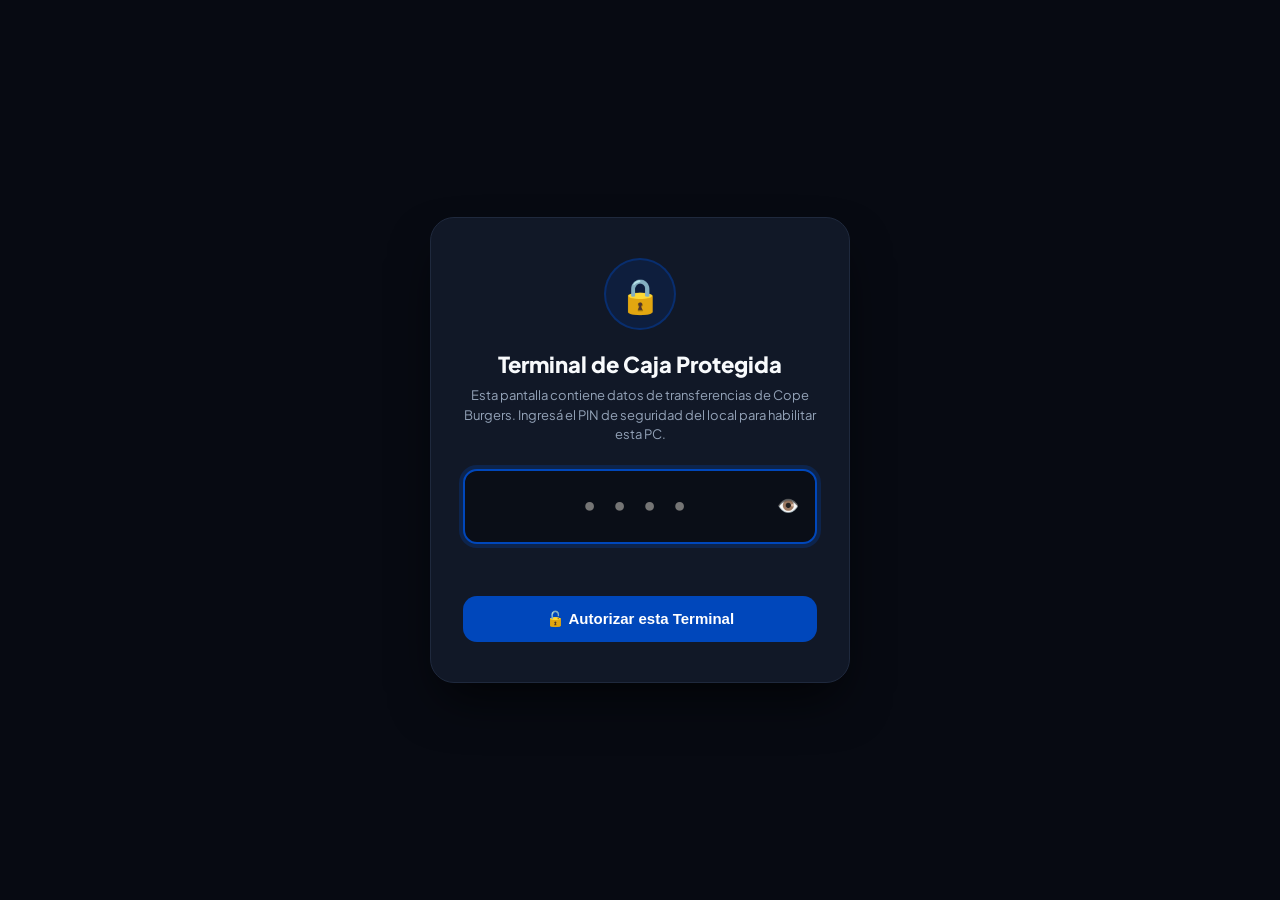
<file: caja.html>
<!DOCTYPE html>
<html lang="es">
<head>
  <meta charset="UTF-8" />
  <meta name="viewport" content="width=device-width, initial-scale=1.0, maximum-scale=1.0" />
  <title>Caja en Vivo · Cope Burgers Puerto Madero</title>
  <meta name="theme-color" content="#0a0e17" />
  <link rel="manifest" href="caja-manifest.json" />
  <link rel="icon" type="image/jpeg" href="img/logo.jpg" />
  <link rel="preconnect" href="https://fonts.googleapis.com" />
  <link rel="preconnect" href="https://fonts.gstatic.com" crossorigin />
  <link href="https://fonts.googleapis.com/css2?family=Plus+Jakarta+Sans:wght@400;500;600;700;800;900&family=JetBrains+Mono:wght@600;800&display=swap" rel="stylesheet" />

  <style>
    :root {
      --bg-main: #0a0e17;
      --bg-card: #121826;
      --bg-card-hover: #1a2234;
      --border-color: #1f293d;
      --text-main: #f8fafc;
      --text-muted: #94a3b8;
      --cope-blue: #0047bb;
      --cope-blue-glow: rgba(0, 71, 187, 0.4);
      --green-glow: #10b981;
      --green-glow-bg: rgba(16, 185, 129, 0.15);
      --green-border: rgba(16, 185, 129, 0.4);
      --yellow-alert: #f59e0b;
      --radius-sm: 8px;
      --radius-md: 14px;
      --radius-lg: 20px;
      --radius-full: 9999px;
    }

    * {
      box-sizing: border-box;
      margin: 0;
      padding: 0;
    }

    body {
      background-color: var(--bg-main);
      color: var(--text-main);
      font-family: 'Plus Jakarta Sans', system-ui, -apple-system, sans-serif;
      min-height: 100vh;
      display: flex;
      flex-direction: column;
      overflow-x: hidden;
      padding-bottom: 40px;
    }

    /* BARRA SUPERIOR */
    .top-bar {
      background: rgba(18, 24, 38, 0.85);
      backdrop-filter: blur(12px);
      border-bottom: 1px solid var(--border-color);
      padding: 14px 20px;
      position: sticky;
      top: 0;
      z-index: 50;
      display: flex;
      align-items: center;
      justify-content: space-between;
      gap: 16px;
    }

    .brand-wrap {
      display: flex;
      align-items: center;
      gap: 12px;
    }

    .brand-logo {
      width: 40px;
      height: 40px;
      border-radius: 10px;
      object-fit: cover;
      border: 1px solid rgba(255, 255, 255, 0.1);
    }

    .brand-title {
      font-size: 16px;
      font-weight: 900;
      letter-spacing: -0.01em;
      display: flex;
      align-items: center;
      gap: 8px;
    }

    .brand-badge {
      font-size: 11px;
      font-weight: 800;
      background: var(--cope-blue);
      color: #ffffff;
      padding: 2px 8px;
      border-radius: var(--radius-full);
      text-transform: uppercase;
      letter-spacing: 0.04em;
    }

    .brand-sub {
      font-size: 12px;
      color: var(--text-muted);
      font-weight: 600;
    }

    .top-actions {
      display: flex;
      align-items: center;
      gap: 12px;
    }

    .live-indicator {
      display: inline-flex;
      align-items: center;
      gap: 8px;
      background: rgba(16, 185, 129, 0.12);
      border: 1px solid rgba(16, 185, 129, 0.35);
      color: #34d399;
      font-size: 12px;
      font-weight: 800;
      padding: 6px 12px;
      border-radius: var(--radius-full);
    }

    .live-dot {
      width: 8px;
      height: 8px;
      border-radius: 50%;
      background: #10b981;
      box-shadow: 0 0 10px #10b981;
      animation: pulseDot 1.5s infinite;
    }

    @keyframes pulseDot {
      0%, 100% { opacity: 1; transform: scale(1); }
      50% { opacity: 0.4; transform: scale(0.85); }
    }

    .btn-toggle-sound {
      background: #1e293b;
      border: 1px solid var(--border-color);
      color: var(--text-main);
      padding: 7px 12px;
      border-radius: var(--radius-md);
      font-size: 13px;
      font-weight: 700;
      cursor: pointer;
      display: flex;
      align-items: center;
      gap: 6px;
      transition: all 0.15s ease;
    }

    .btn-toggle-sound:hover {
      background: #334155;
    }

    .btn-toggle-sound.is-off {
      opacity: 0.6;
      border-color: #475569;
      color: #94a3b8;
      background: #0f172a;
    }

    .btn-test-alert {
      background: linear-gradient(135deg, #0047bb, #2563eb);
      color: #ffffff;
      border: none;
      padding: 7px 14px;
      border-radius: var(--radius-md);
      font-size: 13px;
      font-weight: 800;
      cursor: pointer;
      box-shadow: 0 4px 12px rgba(0, 71, 187, 0.3);
      transition: all 0.15s ease;
    }

    .btn-test-alert:hover {
      transform: translateY(-1px);
      box-shadow: 0 6px 16px rgba(0, 71, 187, 0.45);
    }

    /* CONTENEDOR PRINCIPAL */
    .caja-container {
      max-width: 1100px;
      width: 100%;
      margin: 0 auto;
      padding: 24px 20px;
      display: flex;
      flex-direction: column;
      gap: 24px;
    }

    /* HERO CARD: ÚLTIMO INGRESO */
    .hero-last-payment {
      background: linear-gradient(145deg, #121826 0%, #162033 100%);
      border: 2px solid var(--border-color);
      border-radius: var(--radius-lg);
      padding: 28px;
      position: relative;
      overflow: hidden;
      box-shadow: 0 12px 30px -10px rgba(0, 0, 0, 0.5);
      transition: border-color 0.3s ease, box-shadow 0.3s ease;
    }

    .hero-last-payment.is-new-hit {
      border-color: #10b981;
      box-shadow: 0 0 35px rgba(16, 185, 129, 0.4), inset 0 0 20px rgba(16, 185, 129, 0.1);
      animation: cardPulse 1.2s ease-out 3;
    }

    @keyframes cardPulse {
      0% { transform: scale(1); }
      50% { transform: scale(1.02); }
      100% { transform: scale(1); }
    }

    .hero-tag {
      display: inline-flex;
      align-items: center;
      gap: 6px;
      background: rgba(0, 71, 187, 0.25);
      border: 1px solid rgba(0, 71, 187, 0.5);
      color: #93c5fd;
      font-size: 11.5px;
      font-weight: 800;
      text-transform: uppercase;
      letter-spacing: 0.06em;
      padding: 4px 10px;
      border-radius: var(--radius-full);
      margin-bottom: 16px;
    }

    .hero-grid {
      display: grid;
      grid-template-columns: 1fr auto;
      align-items: center;
      gap: 20px;
    }

    .hero-amount-wrap {
      display: flex;
      flex-direction: column;
      gap: 4px;
    }

    .hero-label {
      font-size: 13px;
      font-weight: 700;
      color: var(--text-muted);
      text-transform: uppercase;
      letter-spacing: 0.05em;
    }

    .hero-amount {
      font-family: 'JetBrains Mono', monospace;
      font-size: 48px;
      font-weight: 900;
      color: #10b981;
      letter-spacing: -0.03em;
      line-height: 1;
      text-shadow: 0 0 20px rgba(16, 185, 129, 0.3);
      display: flex;
      align-items: baseline;
      gap: 6px;
    }

    .hero-meta {
      display: flex;
      flex-direction: column;
      gap: 6px;
      margin-top: 12px;
    }

    .hero-payer {
      font-size: 20px;
      font-weight: 800;
      color: #ffffff;
      display: flex;
      align-items: center;
      gap: 10px;
    }

    .hero-submeta {
      font-size: 14px;
      color: var(--text-muted);
      display: flex;
      align-items: center;
      gap: 14px;
      flex-wrap: wrap;
    }

    .hero-status-badge {
      background: #10b981;
      color: #064e3b;
      font-size: 13px;
      font-weight: 900;
      padding: 6px 14px;
      border-radius: var(--radius-full);
      display: inline-flex;
      align-items: center;
      gap: 6px;
      box-shadow: 0 4px 12px rgba(16, 185, 129, 0.35);
    }

    .hero-icon-large {
      font-size: 64px;
      opacity: 0.85;
      text-align: right;
    }

    /* STATS RÁPIDAS HOY */
    .quick-stats-row {
      display: grid;
      grid-template-columns: repeat(3, 1fr);
      gap: 16px;
    }

    .stat-card {
      background: var(--bg-card);
      border: 1px solid var(--border-color);
      border-radius: var(--radius-md);
      padding: 16px 20px;
      display: flex;
      flex-direction: column;
      gap: 4px;
    }

    .stat-label {
      font-size: 12px;
      font-weight: 700;
      color: var(--text-muted);
      text-transform: uppercase;
      letter-spacing: 0.04em;
    }

    .stat-val {
      font-size: 24px;
      font-weight: 900;
      color: #ffffff;
      font-family: 'JetBrains Mono', monospace;
    }

    /* SECCIÓN DE HISTORIAL */
    .history-header {
      display: flex;
      align-items: center;
      justify-content: space-between;
      gap: 16px;
      margin-top: 8px;
    }

    .history-title {
      font-size: 18px;
      font-weight: 800;
      display: flex;
      align-items: center;
      gap: 10px;
    }

    .history-count {
      background: #1e293b;
      font-size: 12px;
      font-weight: 800;
      color: var(--text-muted);
      padding: 2px 8px;
      border-radius: var(--radius-full);
    }

    .history-list {
      display: flex;
      flex-direction: column;
      gap: 10px;
    }

    .payment-row {
      background: var(--bg-card);
      border: 1px solid var(--border-color);
      border-radius: var(--radius-md);
      padding: 14px 18px;
      display: flex;
      align-items: center;
      justify-content: space-between;
      gap: 16px;
      transition: all 0.15s ease;
    }

    .payment-row:hover {
      background: var(--bg-card-hover);
      border-color: rgba(255, 255, 255, 0.1);
    }

    .payment-row.row-new {
      animation: rowGlow 3s ease-out;
    }

    @keyframes rowGlow {
      0% { transform: scale(1.01); box-shadow: 0 0 20px rgba(16, 185, 129, 0.3); }
      100% { transform: scale(1); box-shadow: none; }
    }

    /* =========================================================================
       DIFERENCIACIÓN DE TONOS SEGÚN LA FORMA DE PAGO
       ========================================================================= */
    /* 1. Transferencia Bancaria (CBU / CVU) -> Celeste / Cyan Eléctrico */
    .payment-row.pay-tone-transfer {
      border-left: 5px solid #0ea5e9;
    }
    .payment-row.pay-tone-transfer .p-icon {
      background: rgba(14, 165, 233, 0.12);
      border: 1px solid rgba(14, 165, 233, 0.35);
      color: #38bdf8;
    }
    .payment-row.pay-tone-transfer .p-amount {
      color: #38bdf8;
    }
    .payment-row.pay-tone-transfer .p-method-tag {
      color: #7dd3fc;
      font-weight: 700;
    }

    /* 2. Dinero en Cuenta MP -> Azul Mercado Pago / Verde Menta */
    .payment-row.pay-tone-money {
      border-left: 5px solid #009ee3;
    }
    .payment-row.pay-tone-money .p-icon {
      background: rgba(0, 158, 227, 0.12);
      border: 1px solid rgba(0, 158, 227, 0.35);
      color: #009ee3;
    }
    .payment-row.pay-tone-money .p-amount {
      color: #10b981;
    }
    .payment-row.pay-tone-money .p-method-tag {
      color: #38bdf8;
      font-weight: 700;
    }

    /* 3. Tarjetas (Débito / Crédito) -> Violeta / Púrpura */
    .payment-row.pay-tone-card {
      border-left: 5px solid #a855f7;
    }
    .payment-row.pay-tone-card .p-icon {
      background: rgba(168, 85, 247, 0.12);
      border: 1px solid rgba(168, 85, 247, 0.35);
      color: #c084fc;
    }
    .payment-row.pay-tone-card .p-amount {
      color: #c084fc;
    }
    .payment-row.pay-tone-card .p-method-tag {
      color: #d8b4fe;
      font-weight: 700;
    }

    .payment-row.pay-tone-other {
      border-left: 5px solid #10b981;
    }

    /* BADGE Y BOTÓN UBER DELIVERY EN CAJA */
    .tag-delivery-uber {
      display: inline-flex;
      align-items: center;
      gap: 3px;
      background: #0284c7;
      color: #ffffff;
      font-size: 10px;
      font-weight: 800;
      padding: 2px 7px;
      border-radius: 6px;
      letter-spacing: 0.5px;
      margin-left: 6px;
      vertical-align: middle;
    }

    .btn-uber-dispatch {
      display: inline-flex;
      align-items: center;
      gap: 6px;
      background: #000000;
      color: #38bdf8;
      border: 1px solid #0284c7;
      padding: 6px 12px;
      border-radius: 8px;
      font-size: 11.5px;
      font-weight: 800;
      text-decoration: none;
      cursor: pointer;
      font-family: inherit;
      transition: all 0.2s ease;
    }

    .btn-uber-dispatch:hover {
      background: #0f172a;
      border-color: #38bdf8;
      color: #ffffff;
      transform: translateY(-1px);
      box-shadow: 0 4px 12px rgba(2, 132, 199, 0.35);
    }

    .caja-toast {
      position: fixed;
      bottom: 24px;
      right: 24px;
      background: #0b1329;
      border: 1px solid #0284c7;
      color: #ffffff;
      padding: 14px 20px;
      border-radius: 14px;
      font-size: 13.5px;
      font-weight: 700;
      line-height: 1.5;
      box-shadow: 0 10px 30px rgba(0, 0, 0, 0.6), 0 0 20px rgba(2, 132, 199, 0.4);
      z-index: 10000;
      max-width: 420px;
      transition: opacity 0.25s ease, transform 0.25s ease;
      pointer-events: none;
    }

    .caja-toast.hidden {
      opacity: 0;
      transform: translateY(16px);
    }

    /* =========================================================================
       PAGOS RECHAZADOS EN ROJO
       ========================================================================= */
    .payment-row.is-rejected {
      border-left: 6px solid #ef4444 !important;
      border-color: rgba(239, 68, 68, 0.35) !important;
      background: rgba(239, 68, 68, 0.06) !important;
    }
    .payment-row.is-rejected:hover {
      background: rgba(239, 68, 68, 0.12) !important;
    }
    .payment-row.is-rejected .p-icon {
      background: rgba(239, 68, 68, 0.18) !important;
      border-color: rgba(239, 68, 68, 0.45) !important;
      color: #ef4444 !important;
    }
    .payment-row.is-rejected .p-name {
      color: #fca5a5 !important;
    }
    .payment-row.is-rejected .p-amount {
      color: #ef4444 !important;
      text-decoration: line-through;
      opacity: 0.9;
    }
    .payment-row.is-rejected .p-status {
      color: #ffffff !important;
      background: #dc2626 !important;
      border: 1px solid #ef4444 !important;
      box-shadow: 0 0 10px rgba(220, 38, 38, 0.4);
    }
    .payment-row.is-rejected .p-method-tag {
      color: #f87171 !important;
    }

    /* PAGOS PENDIENTES EN AMARILLO / ÁMBAR */
    .payment-row.is-pending {
      border-left: 5px solid #f59e0b !important;
      background: rgba(245, 158, 11, 0.04) !important;
    }
    .payment-row.is-pending .p-status {
      color: #fde68a !important;
      background: rgba(245, 158, 11, 0.25) !important;
      border: 1px solid rgba(245, 158, 11, 0.45) !important;
    }
    .payment-row.is-pending .p-amount {
      color: #fbbf24 !important;
    }

    /* HERO CARD EN ROJO SI EL ÚLTIMO ES RECHAZADO */
    .hero-amount.is-rejected {
      color: #ef4444 !important;
      text-shadow: 0 0 20px rgba(239, 68, 68, 0.5) !important;
      text-decoration: line-through;
    }
    .hero-status-badge.is-rejected {
      background: #ef4444 !important;
      color: #ffffff !important;
      box-shadow: 0 4px 12px rgba(239, 68, 68, 0.5) !important;
    }

    .p-left {
      display: flex;
      align-items: center;
      gap: 14px;
    }

    .p-icon {
      width: 44px;
      height: 44px;
      border-radius: 12px;
      background: rgba(255, 255, 255, 0.05);
      border: 1px solid rgba(255, 255, 255, 0.08);
      display: flex;
      align-items: center;
      justify-content: center;
      font-size: 20px;
      flex-shrink: 0;
    }

    .p-info {
      display: flex;
      flex-direction: column;
      gap: 2px;
    }

    .p-name {
      font-size: 15px;
      font-weight: 800;
      color: #ffffff;
    }

    .p-sub {
      font-size: 12.5px;
      color: var(--text-muted);
      display: flex;
      align-items: center;
      gap: 8px;
    }

    .p-right {
      text-align: right;
      display: flex;
      flex-direction: column;
      align-items: flex-end;
      gap: 3px;
    }

    .p-amount {
      font-family: 'JetBrains Mono', monospace;
      font-size: 18px;
      font-weight: 900;
      color: #10b981;
    }

    .p-status {
      font-size: 11px;
      font-weight: 800;
      color: #34d399;
      background: rgba(16, 185, 129, 0.15);
      padding: 2px 7px;
      border-radius: 4px;
      text-transform: uppercase;
    }

    /* EMPTY / LOADING */
    .empty-state {
      text-align: center;
      padding: 48px 20px;
      background: var(--bg-card);
      border: 1px dashed var(--border-color);
      border-radius: var(--radius-lg);
      color: var(--text-muted);
    }

    .empty-state-icon {
      font-size: 42px;
      margin-bottom: 12px;
    }

    /* =========================================================================
       OVERLAY ANIMACIÓN ÉPICA AL ENTRAR TRANSFERENCIA
       ========================================================================= */
    .incoming-alert-overlay {
      position: fixed;
      inset: 0;
      background: rgba(10, 14, 23, 0.9);
      backdrop-filter: blur(10px);
      z-index: 999;
      display: flex;
      align-items: center;
      justify-content: center;
      padding: 20px;
      opacity: 0;
      pointer-events: none;
      transition: opacity 0.25s ease;
    }

    .incoming-alert-overlay.active {
      opacity: 1;
      pointer-events: auto;
    }

    .alert-card {
      background: linear-gradient(135deg, #064e3b 0%, #065f46 50%, #0f766e 100%);
      border: 3px solid #34d399;
      border-radius: 28px;
      padding: 36px 40px;
      max-width: 580px;
      width: 100%;
      text-align: center;
      color: #ffffff;
      box-shadow: 0 0 60px rgba(16, 185, 129, 0.6), 0 20px 40px rgba(0, 0, 0, 0.6);
      transform: scale(0.7) translateY(40px);
      transition: transform 0.4s cubic-bezier(0.175, 0.885, 0.32, 1.275);
      position: relative;
      overflow: hidden;
    }

    .incoming-alert-overlay.active .alert-card {
      transform: scale(1) translateY(0);
    }

    .alert-card::before {
      content: '';
      position: absolute;
      top: -60px;
      left: -60px;
      right: -60px;
      bottom: -60px;
      background: radial-gradient(circle, rgba(255, 255, 255, 0.2) 0%, transparent 60%);
      pointer-events: none;
      animation: rotateGlow 8s linear infinite;
    }

    @keyframes rotateGlow {
      from { transform: rotate(0deg); }
      to { transform: rotate(360deg); }
    }

    .alert-badge {
      display: inline-flex;
      align-items: center;
      gap: 8px;
      background: rgba(0, 0, 0, 0.35);
      border: 1px solid rgba(255, 255, 255, 0.2);
      color: #6ee7b7;
      font-size: 13px;
      font-weight: 900;
      text-transform: uppercase;
      letter-spacing: 0.08em;
      padding: 6px 16px;
      border-radius: var(--radius-full);
      margin-bottom: 20px;
    }

    .alert-amount {
      font-family: 'JetBrains Mono', monospace;
      font-size: 64px;
      font-weight: 900;
      color: #ffffff;
      letter-spacing: -0.03em;
      line-height: 1;
      text-shadow: 0 4px 20px rgba(0, 0, 0, 0.4);
      margin-bottom: 12px;
      animation: popInAmount 0.6s cubic-bezier(0.175, 0.885, 0.32, 1.275);
    }

    @keyframes popInAmount {
      0% { transform: scale(0.6); opacity: 0; }
      70% { transform: scale(1.15); }
      100% { transform: scale(1); opacity: 1; }
    }

    .alert-payer {
      font-size: 24px;
      font-weight: 800;
      color: #f0fdf4;
      margin-bottom: 6px;
    }

    .alert-method {
      font-size: 15px;
      color: #a7f3d0;
      font-weight: 600;
      margin-bottom: 24px;
    }

    .btn-dismiss-alert {
      background: #ffffff;
      color: #064e3b;
      font-size: 15px;
      font-weight: 900;
      padding: 12px 28px;
      border-radius: var(--radius-full);
      border: none;
      cursor: pointer;
      box-shadow: 0 6px 20px rgba(0, 0, 0, 0.25);
      transition: all 0.15s ease;
    }

    .btn-dismiss-alert:hover {
      background: #f1f5f9;
      transform: scale(1.03);
    }

    /* VINCULACIÓN AL BORDE PANTALLA EN ANIMACIÓN */
    .screen-pulse-border {
      position: fixed;
      inset: 0;
      border: 8px solid #10b981;
      pointer-events: none;
      z-index: 998;
      opacity: 0;
      transition: opacity 0.2s ease;
    }

    .screen-pulse-border.active {
      opacity: 1;
      animation: screenBorderPulse 1s ease-in-out infinite alternate;
    }

    @keyframes screenBorderPulse {
      from { border-color: #10b981; box-shadow: inset 0 0 40px rgba(16, 185, 129, 0.5); }
      to { border-color: #34d399; box-shadow: inset 0 0 80px rgba(16, 185, 129, 0.8); }
    }

    @media (max-width: 640px) {
      .hero-grid {
        grid-template-columns: 1fr;
      }
      .hero-icon-large {
        display: none;
      }
      .hero-amount {
        font-size: 38px;
      }
      .quick-stats-row {
        grid-template-columns: 1fr;
      }
      .alert-amount {
        font-size: 48px;
      }
    }

    /* =========================================================================
       BARRA DE FILTROS: FORMA DE PAGO Y HORARIO
       ========================================================================= */
    .caja-filter-bar {
      background: var(--bg-card);
      border: 1px solid var(--border-color);
      border-radius: var(--radius-lg);
      padding: 16px 20px;
      margin-bottom: 24px;
      display: flex;
      flex-direction: column;
      gap: 14px;
      box-shadow: 0 4px 20px rgba(0, 0, 0, 0.25);
    }

    .filter-group {
      display: flex;
      align-items: center;
      gap: 12px;
      flex-wrap: wrap;
    }

    .filter-group-label {
      font-size: 12px;
      font-weight: 800;
      color: var(--text-muted);
      min-width: 140px;
      text-transform: uppercase;
      letter-spacing: 0.05em;
      display: flex;
      align-items: center;
      gap: 6px;
    }

    .filter-chips {
      display: flex;
      align-items: center;
      gap: 8px;
      flex-wrap: wrap;
    }

    .chip {
      background: #1e293b;
      border: 1px solid var(--border-color);
      color: #94a3b8;
      padding: 6px 14px;
      border-radius: var(--radius-full);
      font-size: 12.5px;
      font-weight: 700;
      cursor: pointer;
      transition: all 0.15s ease;
      white-space: nowrap;
      user-select: none;
    }

    .chip:hover {
      background: #27354f;
      color: #ffffff;
      border-color: rgba(255, 255, 255, 0.2);
    }

    .chip.active {
      background: var(--cope-blue);
      border-color: #3b82f6;
      color: #ffffff;
      box-shadow: 0 0 12px var(--cope-blue-glow);
    }

    .custom-time-box {
      display: flex;
      align-items: center;
      gap: 12px;
      padding-top: 12px;
      border-top: 1px dashed var(--border-color);
      font-size: 13px;
      color: var(--text-muted);
      font-weight: 600;
      flex-wrap: wrap;
    }

    .custom-time-box.hidden {
      display: none !important;
    }

    .time-input {
      background: #0a0e17;
      border: 1px solid var(--border-color);
      color: #ffffff;
      padding: 5px 10px;
      border-radius: 8px;
      font-family: 'JetBrains Mono', monospace;
      font-weight: 700;
      font-size: 13px;
      outline: none;
    }

    .time-input:focus {
      border-color: var(--cope-blue);
    }

    .btn-apply-time {
      background: var(--cope-blue);
      border: 1px solid #3b82f6;
      color: #ffffff;
      padding: 6px 14px;
      border-radius: 8px;
      font-size: 12.5px;
      font-weight: 800;
      cursor: pointer;
      transition: all 0.15s ease;
    }

    .btn-apply-time:hover {
      background: #003691;
    }

    .filter-feedback-badge {
      display: inline-flex;
      align-items: center;
      gap: 6px;
      font-size: 12px;
      font-weight: 700;
      color: #38bdf8;
      background: rgba(56, 189, 248, 0.12);
      border: 1px solid rgba(56, 189, 248, 0.3);
      padding: 4px 10px;
      border-radius: var(--radius-full);
      margin-left: 8px;
    }

    /* =========================================================================
       MODAL DE BLOQUEO DE TERMINAL (PIN PROTECTION)
       ========================================================================= */
    .terminal-lock-overlay {
      position: fixed;
      inset: 0;
      background: #070a12;
      z-index: 9999;
      display: flex;
      align-items: center;
      justify-content: center;
      padding: 24px;
    }

    .terminal-lock-overlay.hidden {
      display: none !important;
    }

    .lock-card {
      background: #111827;
      border: 1px solid #1f293d;
      border-radius: 24px;
      padding: 40px 32px;
      max-width: 420px;
      width: 100%;
      text-align: center;
      box-shadow: 0 25px 50px -12px rgba(0, 0, 0, 0.7);
    }

    .lock-icon-wrap {
      width: 72px;
      height: 72px;
      background: rgba(0, 71, 187, 0.15);
      border: 2px solid rgba(0, 71, 187, 0.4);
      border-radius: 50%;
      display: flex;
      align-items: center;
      justify-content: center;
      font-size: 34px;
      margin: 0 auto 20px auto;
    }

    .lock-title {
      font-size: 22px;
      font-weight: 900;
      color: #f8fafc;
      margin-bottom: 8px;
    }

    .lock-desc {
      font-size: 13px;
      color: #94a3b8;
      line-height: 1.5;
      margin-bottom: 24px;
    }

    .pin-input-group {
      margin-bottom: 16px;
    }

    .pin-input {
      font-family: 'JetBrains Mono', monospace;
      font-size: 32px;
      font-weight: 900;
      letter-spacing: 0.35em;
      text-align: center;
      width: 100%;
      padding: 14px 16px;
      background: #0a0e17;
      border: 2px solid #1f293d;
      border-radius: 14px;
      color: #ffffff;
      outline: none;
      transition: border-color 0.15s ease, box-shadow 0.15s ease;
    }

    .pin-input:focus {
      border-color: #0047bb;
      box-shadow: 0 0 0 4px rgba(0, 71, 187, 0.25);
    }

    .pin-input.error {
      border-color: #ef4444;
      animation: pinShake 0.35s ease;
    }

    @keyframes pinShake {
      0%, 100% { transform: translateX(0); }
      20%, 60% { transform: translateX(-8px); }
      40%, 80% { transform: translateX(8px); }
    }

    .lock-error-msg {
      font-size: 13px;
      color: #f87171;
      font-weight: 700;
      min-height: 20px;
      margin-bottom: 16px;
    }

    .btn-unlock-terminal {
      width: 100%;
      background: #0047bb;
      color: #ffffff;
      border: none;
      padding: 14px 20px;
      font-size: 15px;
      font-weight: 800;
      border-radius: 14px;
      cursor: pointer;
      display: flex;
      align-items: center;
      justify-content: center;
      gap: 8px;
      transition: background 0.15s ease;
    }

    .btn-unlock-terminal:hover {
      background: #003691;
    }

    .btn-lock-terminal {
      background: transparent;
      border: 1px solid rgba(255, 255, 255, 0.1);
      color: var(--text-muted);
      padding: 7px 10px;
      border-radius: var(--radius-md);
      font-size: 12px;
      font-weight: 700;
      cursor: pointer;
      transition: all 0.15s ease;
    }

    .btn-lock-terminal:hover {
      border-color: #ef4444;
      color: #ef4444;
    }

    /* =========================================================================
       TABS PRINCIPALES (COMANDAS COCINA VS COBROS MP)
       ========================================================================= */
    .caja-main-tabs {
      display: flex;
      align-items: center;
      gap: 12px;
      margin-bottom: 20px;
      border-bottom: 1px solid var(--border-color);
      padding-bottom: 12px;
      flex-wrap: wrap;
    }

    .tab-btn {
      background: #1e293b;
      border: 1px solid var(--border-color);
      color: #94a3b8;
      padding: 10px 18px;
      border-radius: var(--radius-md);
      font-size: 14px;
      font-weight: 800;
      cursor: pointer;
      display: inline-flex;
      align-items: center;
      gap: 10px;
      transition: all 0.2s ease;
      font-family: inherit;
    }

    .tab-btn:hover {
      background: #27354f;
      color: #ffffff;
    }

    .tab-btn.active {
      background: var(--cope-blue);
      border-color: #3b82f6;
      color: #ffffff;
      box-shadow: 0 4px 16px var(--cope-blue-glow);
    }

    .tab-badge {
      background: rgba(0, 0, 0, 0.4);
      color: #ffffff;
      padding: 2px 8px;
      border-radius: var(--radius-full);
      font-size: 11px;
      font-weight: 900;
    }

    .tab-btn.active .tab-badge {
      background: #ffffff;
      color: var(--cope-blue);
    }

    .btn-refresh {
      margin-left: auto;
      background: #1e293b;
      border: 1px solid var(--border-color);
      color: var(--text-main);
      padding: 9px 14px;
      border-radius: var(--radius-md);
      font-size: 13px;
      font-weight: 700;
      cursor: pointer;
      display: inline-flex;
      align-items: center;
      gap: 6px;
      transition: all 0.2s ease;
    }

    .btn-refresh:hover {
      background: #334155;
    }

    /* KDS CARDS GRID */
    .kds-grid {
      display: grid;
      grid-template-columns: repeat(auto-fill, minmax(340px, 1fr));
      gap: 16px;
      margin-top: 14px;
    }

    .kds-card {
      background: var(--bg-card);
      border: 2px solid var(--border-color);
      border-radius: var(--radius-lg);
      padding: 18px;
      display: flex;
      flex-direction: column;
      gap: 12px;
      position: relative;
      transition: all 0.2s ease;
      box-shadow: 0 4px 16px rgba(0, 0, 0, 0.2);
    }

    .kds-card.status-recibido {
      border-color: #f59e0b;
      background: linear-gradient(180deg, rgba(245, 158, 11, 0.08) 0%, var(--bg-card) 60px);
    }

    .kds-card.status-preparando {
      border-color: #3b82f6;
      background: linear-gradient(180deg, rgba(59, 130, 246, 0.08) 0%, var(--bg-card) 60px);
    }

    .kds-card.status-listo {
      border-color: #10b981;
      background: linear-gradient(180deg, rgba(16, 185, 129, 0.08) 0%, var(--bg-card) 60px);
    }

    .kds-card.status-entregado {
      border-color: var(--border-color);
      opacity: 0.65;
    }

    .kds-header {
      display: flex;
      align-items: center;
      justify-content: space-between;
      gap: 10px;
      padding-bottom: 10px;
      border-bottom: 1px dashed var(--border-color);
    }

    .kds-order-id {
      font-family: 'JetBrains Mono', monospace;
      font-size: 17px;
      font-weight: 900;
      color: #ffffff;
      display: flex;
      align-items: center;
      gap: 8px;
    }

    .kds-timer-badge {
      font-size: 11.5px;
      font-weight: 800;
      padding: 3px 8px;
      border-radius: var(--radius-full);
      display: inline-flex;
      align-items: center;
      gap: 4px;
    }

    .timer-ok {
      background: rgba(16, 185, 129, 0.15);
      color: #34d399;
      border: 1px solid rgba(16, 185, 129, 0.3);
    }

    .timer-warn {
      background: rgba(245, 158, 11, 0.15);
      color: #fbbf24;
      border: 1px solid rgba(245, 158, 11, 0.3);
    }

    .timer-alert {
      background: rgba(239, 68, 68, 0.15);
      color: #f87171;
      border: 1px solid rgba(239, 68, 68, 0.3);
      animation: pulseDot 1s infinite;
    }

    .kds-customer-row {
      display: flex;
      align-items: center;
      justify-content: space-between;
      gap: 10px;
      font-size: 13px;
      color: #cbd5e1;
    }

    .kds-customer-name {
      font-weight: 800;
      color: #ffffff;
    }

    .kds-type-pill {
      font-size: 11px;
      font-weight: 800;
      padding: 3px 8px;
      border-radius: var(--radius-full);
      text-transform: uppercase;
    }

    .pill-takeaway {
      background: rgba(168, 85, 247, 0.15);
      color: #c084fc;
      border: 1px solid rgba(168, 85, 247, 0.35);
    }

    .pill-delivery {
      background: rgba(56, 189, 248, 0.15);
      color: #38bdf8;
      border: 1px solid rgba(56, 189, 248, 0.35);
    }

    .kds-delivery-address-box {
      background: #0f172a;
      border: 1px solid #1e293b;
      border-radius: 10px;
      padding: 10px 12px;
      font-size: 12.5px;
      display: flex;
      flex-direction: column;
      gap: 6px;
    }

    .kds-items-list {
      display: flex;
      flex-direction: column;
      gap: 10px;
      background: rgba(0, 0, 0, 0.25);
      border-radius: 12px;
      padding: 12px;
    }

    .kds-item-line {
      display: flex;
      flex-direction: column;
      gap: 4px;
      border-bottom: 1px solid rgba(255, 255, 255, 0.06);
      padding-bottom: 8px;
    }

    .kds-item-line:last-child {
      border-bottom: none;
      padding-bottom: 0;
    }

    .kds-item-title {
      font-size: 14.5px;
      font-weight: 800;
      color: #ffffff;
      display: flex;
      align-items: center;
      gap: 6px;
    }

    .kds-item-qty {
      background: var(--cope-blue);
      color: #ffffff;
      font-size: 11.5px;
      font-weight: 900;
      padding: 2px 7px;
      border-radius: 6px;
    }

    .kds-tags-row {
      display: flex;
      align-items: center;
      gap: 6px;
      flex-wrap: wrap;
      margin-left: 24px;
    }

    .tag-kds-veggie {
      background: #064e3b;
      color: #6ee7b7;
      border: 1px solid #10b981;
      font-size: 11px;
      font-weight: 800;
      padding: 2px 6px;
      border-radius: 4px;
    }

    .tag-kds-extra {
      background: #78350f;
      color: #fde68a;
      border: 1px solid #f59e0b;
      font-size: 11px;
      font-weight: 800;
      padding: 2px 6px;
      border-radius: 4px;
    }

    .tag-kds-drink {
      background: #1e293b;
      color: #93c5fd;
      border: 1px solid #3b82f6;
      font-size: 11px;
      font-weight: 700;
      padding: 2px 6px;
      border-radius: 4px;
    }

    .kds-item-note {
      background: rgba(245, 158, 11, 0.12);
      border-left: 3px solid #f59e0b;
      color: #fde68a;
      padding: 4px 8px;
      border-radius: 4px;
      font-size: 12px;
      font-weight: 600;
      margin-left: 24px;
    }

    .kds-actions-bar {
      display: flex;
      align-items: center;
      gap: 8px;
      margin-top: 4px;
      flex-wrap: wrap;
    }

    .btn-kds-status {
      flex: 1;
      padding: 9px 12px;
      border-radius: 10px;
      font-weight: 800;
      font-size: 12.5px;
      cursor: pointer;
      border: none;
      transition: all 0.15s ease;
      display: inline-flex;
      align-items: center;
      justify-content: center;
      gap: 6px;
      font-family: inherit;
    }

    .btn-status-cook {
      background: #1e3a8a;
      color: #93c5fd;
      border: 1px solid #3b82f6;
    }
    .btn-status-cook:hover {
      background: #2563eb;
      color: #ffffff;
    }

    .btn-status-ready {
      background: #064e3b;
      color: #6ee7b7;
      border: 1px solid #10b981;
    }
    .btn-status-ready:hover {
      background: #059669;
      color: #ffffff;
    }

    .btn-status-done {
      background: #1e293b;
      color: #94a3b8;
      border: 1px solid var(--border-color);
    }
    .btn-status-done:hover {
      background: #334155;
      color: #ffffff;
    }

    .btn-kds-print {
      background: #1e293b;
      border: 1px solid var(--border-color);
      color: #cbd5e1;
      padding: 9px 12px;
      border-radius: 10px;
      font-size: 14px;
      cursor: pointer;
    }

    @media print {
      body * {
        visibility: hidden !important;
      }
      #ticketPrintArea, #ticketPrintArea * {
        visibility: visible !important;
      }
      #ticketPrintArea {
        display: block !important;
        position: absolute;
        left: 0;
        top: 0;
        width: 72mm;
        margin: 0;
        padding: 4mm;
        font-family: 'JetBrains Mono', monospace;
        font-size: 12px;
        color: #000000;
        background: #ffffff;
      }
    }
  </style>
</head>
<body>

  <!-- PANTALLA DE BLOQUEO DE TERMINAL (PIN) -->
  <div id="terminalLockOverlay" class="terminal-lock-overlay">
    <div class="lock-card">
      <div class="lock-icon-wrap">🔒</div>
      <h2 class="lock-title">Terminal de Caja Protegida</h2>
      <p class="lock-desc">
        Esta pantalla contiene datos de transferencias de Cope Burgers. Ingresá el PIN de seguridad del local para habilitar esta PC.
      </p>

      <form id="pinForm">
        <div class="pin-input-group" style="position:relative;">
          <input 
            id="pinInput" 
            type="password" 
            maxlength="8" 
            placeholder="••••" 
            inputmode="numeric" 
            autocomplete="off" 
            class="pin-input" 
            autofocus
          />
          <button id="btnTogglePinVisibility" type="button" style="position:absolute; right:14px; top:50%; transform:translateY(-50%); background:none; border:none; color:var(--text-muted); cursor:pointer; font-size:18px; padding:4px;" title="Ver/Ocultar PIN">👁️</button>
        </div>
        <div id="lockErrorMsg" class="lock-error-msg"></div>
        <button id="btnUnlockTerminal" type="submit" class="btn-unlock-terminal">
          🔓 Autorizar esta Terminal
        </button>
      </form>
    </div>
  </div>

  <!-- BORDE INTERACTIVO DE PANTALLA -->
  <div id="screenPulseBorder" class="screen-pulse-border"></div>

  <!-- BARRA SUPERIOR -->
  <header class="top-bar">
    <div class="brand-wrap">
      <img src="img/logo.jpg" alt="Cope Burgers" class="brand-logo" />
      <div>
        <div class="brand-title">
          <span>Cope Burgers</span>
          <span class="brand-badge">Panel Caja</span>
        </div>
        <div class="brand-sub">Puerto Madero · Monitor de Mercado Pago en Vivo</div>
      </div>
    </div>

    <div class="top-actions">
      <div class="live-indicator">
        <span class="live-dot"></span>
        <span id="liveStatusText">Conectado a MP</span>
      </div>

      <button id="btnToggleSoundPayments" type="button" class="btn-toggle-sound" title="Sonido de cobros Mercado Pago (ON/OFF)">
        <span id="soundPaymentsIcon">💰</span>
        <span id="soundPaymentsLabel">Cobros ON</span>
      </button>

      <button id="btnToggleSoundOrders" type="button" class="btn-toggle-sound" title="Sonido de nuevas comandas cocina (ON/OFF)">
        <span id="soundOrdersIcon">🛎️</span>
        <span id="soundOrdersLabel">Pedidos ON</span>
      </button>

      <button id="btnToggleAutoFudo" type="button" class="btn-toggle-sound" title="Enviar automáticamente nuevos pedidos a Fudo POS (ON/OFF)">
        <span id="autoFudoIcon">⚡</span>
        <span id="autoFudoLabel">Auto Fudo ON</span>
      </button>

      <button type="button" onclick="window.copeDispatchFudo()" class="btn-quick-fudo" style="display:inline-flex; align-items:center; gap:6px; background:#0047bb; color:#ffffff; border:1px solid #38bdf8; padding:7px 12px; border-radius:10px; font-weight:800; font-size:12px; cursor:pointer;" title="Cargar último pedido en Fudo POS (Comanda cocina)">
        <span>🧾 Cargar en Fudo</span>
      </button>

      <button type="button" onclick="window.copeDispatchUber()" class="btn-quick-uber" style="display:inline-flex; align-items:center; gap:6px; background:#000000; color:#38bdf8; border:1px solid #0284c7; padding:7px 12px; border-radius:10px; font-weight:800; font-size:12px; cursor:pointer;" title="Abrir Envíos en Moto con origen Macacha Güemes 260">
        <span>🛵 Pedir Moto</span>
      </button>

      <button id="btnTestDelivery" type="button" class="btn-test-alert" style="border-color:#0284c7; color:#38bdf8;" title="Simular un pedido con Delivery en Moto">
        🛵 Probar Delivery
      </button>

      <button id="btnTestAlert" type="button" class="btn-test-alert" title="Simular cobro entrante">
        ⚡ Probar Animación
      </button>

      <button id="btnLockTerminal" type="button" class="btn-lock-terminal" title="Bloquear esta terminal">
        🔒 Bloquear
      </button>
    </div>
  </header>

  <!-- CONTENIDO CAJA -->
  <main class="caja-container">

    <!-- TABS PRINCIPALES DE CAJA / COCINA -->
    <nav class="caja-main-tabs">
      <button id="tabBtnKds" type="button" class="tab-btn active">
        <span>📋 Comandas Cocina (KDS)</span>
        <span id="badgeKdsCount" class="tab-badge">0</span>
      </button>
      <button id="tabBtnPayments" type="button" class="tab-btn">
        <span>💳 Cobros Mercado Pago</span>
        <span id="badgePaymentsCount" class="tab-badge">0</span>
      </button>
      <button id="btnRefreshAll" type="button" class="btn-refresh" title="Actualizar datos ahora">
        <span>↻ Actualizar</span>
      </button>
    </nav>

    <!-- SECCIÓN 1: VISTA KDS COMANDAS DE COCINA -->
    <section id="kdsViewSection">
      <div class="caja-filter-bar" style="margin-bottom:14px;">
        <div class="filter-group">
          <span class="filter-group-label">📋 Filtro KDS:</span>
          <div id="kdsFilterChips" class="filter-chips">
            <button type="button" class="chip active" data-kds-filter="active">⚡ Activos (En cocina)</button>
            <button type="button" class="chip" data-kds-filter="recibido">🟡 Recibidos</button>
            <button type="button" class="chip" data-kds-filter="preparando">👨‍🍳 En Preparación</button>
            <button type="button" class="chip" data-kds-filter="listo">🛎️ Listos</button>
            <button type="button" class="chip" data-kds-filter="delivery" style="border-color:rgba(56,189,248,0.4); color:#38bdf8;">🛵 Solo Delivery</button>
            <button type="button" class="chip" data-kds-filter="takeaway">🛍️ Solo Take Away</button>
            <button type="button" class="chip" data-kds-filter="all">Todos</button>
          </div>
        </div>
      </div>

      <div id="kdsTicketsGrid" class="kds-grid">
        <div class="empty-state" style="grid-column: 1 / -1;">
          <div class="empty-state-icon">👨‍🍳</div>
          <p>Cargando comandas en cocina...</p>
        </div>
      </div>
    </section>

    <!-- SECCIÓN 2: VISTA MONITOR DE COBROS MERCADO PAGO -->
    <section id="paymentsViewSection" style="display:none;">
      <!-- HERO CARD: ÚLTIMO INGRESO -->
      <section id="heroCard" class="hero-last-payment">
      <div class="hero-tag">
        <span>⚡ Último Cobro Verificado</span>
        <span>·</span>
        <span id="heroTimeAgo">Esperando ingresos</span>
      </div>

      <div class="hero-grid">
        <div class="hero-amount-wrap">
          <div class="hero-label">Monto Acreditado</div>
          <div id="heroAmount" class="hero-amount">$ 0</div>
          
          <div class="hero-meta">
            <div id="heroPayer" class="hero-payer">Aguardando pagos de clientes...</div>
            <div class="hero-submeta">
              <span id="heroMethod">💳 Método: —</span>
              <span>·</span>
              <span id="heroId">ID: —</span>
            </div>
          </div>
        </div>

        <div class="hero-icon-large">
          <span id="heroBadge" class="hero-status-badge">
            ✓ Acreditado en MP
          </span>
        </div>
      </div>
    </section>

    <!-- ESTADÍSTICAS RÁPIDAS -->
    <div class="quick-stats-row">
      <div class="stat-card">
        <span class="stat-label">Total Facturado Hoy</span>
        <span id="statTotalToday" class="stat-val">$ 0</span>
      </div>
      <div class="stat-card">
        <span class="stat-label">Cobros Registrados</span>
        <span id="statCountToday" class="stat-val">0</span>
      </div>
      <div class="stat-card" style="border-color: rgba(56, 189, 248, 0.4); background: rgba(56, 189, 248, 0.05);">
        <span class="stat-label" style="color: #38bdf8;">🛵 Envíos Delivery</span>
        <span id="statDeliveryToday" class="stat-val" style="color: #38bdf8;">0</span>
      </div>
      <div class="stat-card">
        <span class="stat-label">Última Consulta</span>
        <span id="statLastCheck" class="stat-val" style="font-size:18px;">--:--:--</span>
      </div>
    </div>

    <!-- PANEL DE FILTROS: FORMA DE PAGO, MODALIDAD Y HORARIO -->
    <div class="caja-filter-bar">
      <!-- Filtro Modalidad -->
      <div class="filter-group">
        <span class="filter-group-label">🛵 Modalidad:</span>
        <div id="filterTypeChips" class="filter-chips">
          <button type="button" class="chip active" data-type="all">Todos</button>
          <button type="button" class="chip" data-type="delivery" style="border-color:rgba(56,189,248,0.4); color:#38bdf8;">🛵 Solo Delivery</button>
          <button type="button" class="chip" data-type="takeaway">🛍️ Solo Take Away</button>
        </div>
      </div>

      <!-- Filtro Forma de Pago -->
      <div class="filter-group">
        <span class="filter-group-label">💳 Medio de Pago:</span>
        <div id="filterPayChips" class="filter-chips">
          <button type="button" class="chip active" data-pay="all">Todos</button>
          <button type="button" class="chip" data-pay="bank_transfer">📱 Transferencias (CBU/CVU)</button>
          <button type="button" class="chip" data-pay="account_money">💵 Dinero en MP</button>
          <button type="button" class="chip" data-pay="card">💳 Tarjetas</button>
          <button type="button" class="chip" data-pay="rejected" style="border-color:rgba(239,68,68,0.4); color:#f87171;">❌ Rechazados</button>
        </div>
      </div>

      <!-- Filtro Horario / Turno -->
      <div class="filter-group">
        <span class="filter-group-label">⏰ Horario / Turno:</span>
        <div id="filterTimeChips" class="filter-chips">
          <button type="button" class="chip active" data-time="all">Todo Hoy</button>
          <button type="button" class="chip" data-time="1h">⏳ Última 1h</button>
          <button type="button" class="chip" data-time="3h">⏳ Últimas 3h</button>
          <button type="button" class="chip" data-time="lunch">☀️ Turno Mediodía (Apertura a 17h)</button>
          <button type="button" class="chip" data-time="dinner">🌙 Turno Tarde/Noche (17h al Cierre)</button>
          <button type="button" class="chip" data-time="custom">🕒 Elegir Rango</button>
          <button type="button" class="chip" data-time="history">📜 Días Anteriores</button>
        </div>
      </div>

      <!-- Rango Horario Personalizado (oculto por defecto) -->
      <div id="customTimeBox" class="custom-time-box hidden">
        <span>Filtrar entre:</span>
        <label>Desde <input id="timeFrom" type="time" class="time-input" value="12:00" /></label>
        <label>Hasta <input id="timeTo" type="time" class="time-input" value="23:59" /></label>
        <button id="btnApplyTimeRange" type="button" class="btn-apply-time">Aplicar Rango</button>
      </div>
    </div>

    <!-- LISTA DE COBROS RECIENTES -->
    <div>
      <div class="history-header">
        <h2 class="history-title">
          <span>Movimientos Acreditados</span>
          <span id="historyCount" class="history-count">0 pagos</span>
          <span id="filterFeedbackBadge" class="filter-feedback-badge" style="display:none;"></span>
        </h2>
        <span id="autoRefreshText" style="font-size:12px; color:var(--text-muted); font-weight:600;">Sincronización en vivo</span>
      </div>

      <div id="historyList" class="history-list" style="margin-top:14px;">
        <div class="empty-state">
          <div class="empty-state-icon">⏳</div>
          <p>Conectando con la cuenta de Mercado Pago de Cope Burgers...</p>
        </div>
      </div>
    </section>

  </main>

  <!-- ÁREA DE IMPRESIÓN DE COMANDAS TÉRMICAS 80MM (OCULTO EN PANTALLA, ACTIVO EN PRINT) -->
  <div id="ticketPrintArea" style="display:none;"></div>

  <!-- OVERLAY DE ANIMACIÓN ÉPICA AL ENTRAR PAGO -->
  <div id="incomingAlertOverlay" class="incoming-alert-overlay">
    <div class="alert-card">
      <div class="alert-badge">
        <span>🟢 ¡NUEVO PAGO ACREDITADO!</span>
      </div>
      <div id="alertAmount" class="alert-amount">$ 0</div>
      <div id="alertPayer" class="alert-payer">Nombre Cliente</div>
      <div id="alertMethod" class="alert-method">Dinero en Cuenta Mercado Pago</div>
      <button id="btnDismissAlert" type="button" class="btn-dismiss-alert">
        ✓ Entendido / Cerrar
      </button>
    </div>
  </div>

  <!-- TOAST FLOTANTE DE AVISOS Y COPIADO -->
  <div id="cajaToast" class="caja-toast hidden"></div>

  <script>
    (function() {
      // Estado
      let soundPaymentsEnabled = true;
      let soundOrdersEnabled = true;
      try {
        const pSaved = localStorage.getItem('caja_sound_payments');
        if (pSaved !== null) soundPaymentsEnabled = pSaved === 'true';
        const oSaved = localStorage.getItem('caja_sound_orders');
        if (oSaved !== null) soundOrdersEnabled = oSaved === 'true';
      } catch (e) {}
      let knownPaymentIds = new Set();
      let knownOrderIds = new Set();
      let isFirstLoad = true;
      let pollTimer = null;
      let alertDismissTimeout = null;
      let savedPin = localStorage.getItem('cope_caja_pin') || '';
      let allPaymentsMap = new Map();
      let cachedPayments = [];
      let cachedOrders = [];
      let autoFudoEnabled = localStorage.getItem('cope_auto_fudo') !== 'false';
      let autoDispatchedFudoIds = new Set();
      let lastRenderedFingerprint = '';
      let isFetching = false;
      let activeMainTab = 'kds';
      let kdsFilter = 'active';
      let activeFilters = {
        payment: 'all',
        time: 'all',
        type: 'all',
        timeFrom: '12:00',
        timeTo: '23:59'
      };

      // Elementos DOM
      const els = {
        // Tabs y Vistas
        tabBtnKds: document.getElementById('tabBtnKds'),
        tabBtnPayments: document.getElementById('tabBtnPayments'),
        badgeKdsCount: document.getElementById('badgeKdsCount'),
        badgePaymentsCount: document.getElementById('badgePaymentsCount'),
        btnRefreshAll: document.getElementById('btnRefreshAll'),
        kdsViewSection: document.getElementById('kdsViewSection'),
        paymentsViewSection: document.getElementById('paymentsViewSection'),
        kdsFilterChips: document.getElementById('kdsFilterChips'),
        kdsTicketsGrid: document.getElementById('kdsTicketsGrid'),
        ticketPrintArea: document.getElementById('ticketPrintArea'),

        // Monitor de Cobros MP
        heroCard: document.getElementById('heroCard'),
        heroAmount: document.getElementById('heroAmount'),
        heroPayer: document.getElementById('heroPayer'),
        heroMethod: document.getElementById('heroMethod'),
        heroId: document.getElementById('heroId'),
        heroBadge: document.getElementById('heroBadge'),
        heroTimeAgo: document.getElementById('heroTimeAgo'),
        statTotalToday: document.getElementById('statTotalToday'),
        statCountToday: document.getElementById('statCountToday'),
        statDeliveryToday: document.getElementById('statDeliveryToday'),
        statLastCheck: document.getElementById('statLastCheck'),
        historyCount: document.getElementById('historyCount'),
        historyList: document.getElementById('historyList'),
        liveStatusText: document.getElementById('liveStatusText'),
        btnToggleSoundPayments: document.getElementById('btnToggleSoundPayments'),
        soundPaymentsIcon: document.getElementById('soundPaymentsIcon'),
        soundPaymentsLabel: document.getElementById('soundPaymentsLabel'),
        btnToggleSoundOrders: document.getElementById('btnToggleSoundOrders'),
        soundOrdersIcon: document.getElementById('soundOrdersIcon'),
        soundOrdersLabel: document.getElementById('soundOrdersLabel'),
        btnToggleAutoFudo: document.getElementById('btnToggleAutoFudo'),
        autoFudoIcon: document.getElementById('autoFudoIcon'),
        autoFudoLabel: document.getElementById('autoFudoLabel'),
        btnTestAlert: document.getElementById('btnTestAlert'),
        btnTestDelivery: document.getElementById('btnTestDelivery'),
        btnLockTerminal: document.getElementById('btnLockTerminal'),
        terminalLockOverlay: document.getElementById('terminalLockOverlay'),
        pinForm: document.getElementById('pinForm'),
        pinInput: document.getElementById('pinInput'),
        btnTogglePinVisibility: document.getElementById('btnTogglePinVisibility'),
        lockErrorMsg: document.getElementById('lockErrorMsg'),
        btnUnlockTerminal: document.getElementById('btnUnlockTerminal'),
        filterTypeChips: document.getElementById('filterTypeChips'),
        filterPayChips: document.getElementById('filterPayChips'),
        filterTimeChips: document.getElementById('filterTimeChips'),
        customTimeBox: document.getElementById('customTimeBox'),
        timeFrom: document.getElementById('timeFrom'),
        timeTo: document.getElementById('timeTo'),
        btnApplyTimeRange: document.getElementById('btnApplyTimeRange'),
        filterFeedbackBadge: document.getElementById('filterFeedbackBadge'),
        incomingAlertOverlay: document.getElementById('incomingAlertOverlay'),
        screenPulseBorder: document.getElementById('screenPulseBorder'),
        alertAmount: document.getElementById('alertAmount'),
        alertPayer: document.getElementById('alertPayer'),
        alertMethod: document.getElementById('alertMethod'),
        btnDismissAlert: document.getElementById('btnDismissAlert')
      };

      // Sanitizar strings para prevenir Stored XSS
      function escapeHtml(str) {
        if (str === null || str === undefined) return '';
        return String(str)
          .replace(/&/g, '&amp;')
          .replace(/</g, '&lt;')
          .replace(/>/g, '&gt;')
          .replace(/"/g, '&quot;')
          .replace(/'/g, '&#039;');
      }

      // Formatear Dinero
      function formatMoney(amount) {
        return '$ ' + Number(amount || 0).toLocaleString('es-AR');
      }

      // Comparar si dos fechas corresponden al mismo día calendario
      function isSameCalendarDay(d1, d2) {
        if (!d1 || !d2) return false;
        return d1.getFullYear() === d2.getFullYear() &&
               d1.getMonth() === d2.getMonth() &&
               d1.getDate() === d2.getDate();
      }

      // Singleton de AudioContext para evitar límites de instancias en Chrome/Safari
      let audioCtxInstance = null;
      function getAudioContext() {
        try {
          if (!audioCtxInstance) {
            const AudioContextClass = window.AudioContext || window.webkitAudioContext;
            if (AudioContextClass) {
              audioCtxInstance = new AudioContextClass();
            }
          }
          if (audioCtxInstance && audioCtxInstance.state === 'suspended') {
            audioCtxInstance.resume();
          }
          return audioCtxInstance;
        } catch (e) {
          console.warn('AudioContext no soportado:', e);
          return null;
        }
      }

      // Actualizar estado visual de los botones de sonido independientes
      function updateSoundButtonsUi() {
        if (els.btnToggleSoundPayments) {
          els.btnToggleSoundPayments.classList.toggle('is-off', !soundPaymentsEnabled);
          if (els.soundPaymentsIcon) els.soundPaymentsIcon.textContent = soundPaymentsEnabled ? '💰' : '🔇';
          if (els.soundPaymentsLabel) els.soundPaymentsLabel.textContent = soundPaymentsEnabled ? 'Cobros ON' : 'Cobros OFF';
        }
        if (els.btnToggleSoundOrders) {
          els.btnToggleSoundOrders.classList.toggle('is-off', !soundOrdersEnabled);
          if (els.soundOrdersIcon) els.soundOrdersIcon.textContent = soundOrdersEnabled ? '🛎️' : '🔇';
          if (els.soundOrdersLabel) els.soundOrdersLabel.textContent = soundOrdersEnabled ? 'Pedidos ON' : 'Pedidos OFF';
        }
      }

      // Sonido de Caja Registradora / Ingreso de Dinero (Mercado Pago)
      function playCashSound() {
        if (!soundPaymentsEnabled) return;
        try {
          const ctx = getAudioContext();
          if (!ctx) return;
          const now = ctx.currentTime;

          // Tono 1: Campana alta brillante
          const osc1 = ctx.createOscillator();
          const gain1 = ctx.createGain();
          osc1.type = 'triangle';
          osc1.frequency.setValueAtTime(987.77, now);
          osc1.frequency.exponentialRampToValueAtTime(1318.51, now + 0.1);
          gain1.gain.setValueAtTime(0.3, now);
          gain1.gain.exponentialRampToValueAtTime(0.001, now + 0.8);
          osc1.connect(gain1);
          gain1.connect(ctx.destination);
          osc1.start(now);
          osc1.stop(now + 0.8);

          // Tono 2: Timbre armónico de monedas
          const osc2 = ctx.createOscillator();
          const gain2 = ctx.createGain();
          osc2.type = 'sine';
          osc2.frequency.setValueAtTime(1567.98, now + 0.08);
          osc2.frequency.exponentialRampToValueAtTime(2093.00, now + 0.2);
          gain2.gain.setValueAtTime(0, now);
          gain2.gain.setValueAtTime(0.35, now + 0.08);
          gain2.gain.exponentialRampToValueAtTime(0.001, now + 1.2);
          osc2.connect(gain2);
          gain2.connect(ctx.destination);
          osc2.start(now + 0.08);
          osc2.stop(now + 1.2);
        } catch (e) {
          console.warn('Audio error:', e);
        }
      }

      // Campana de Cocina / Timbre de Entrada de Pedido (KDS)
      function playKitchenBell() {
        if (!soundOrdersEnabled) return;
        try {
          const ctx = getAudioContext();
          if (!ctx) return;
          const now = ctx.currentTime;

          // Ding inicial (659.25Hz)
          const osc1 = ctx.createOscillator();
          const gain1 = ctx.createGain();
          osc1.type = 'sine';
          osc1.frequency.setValueAtTime(659.25, now);
          gain1.gain.setValueAtTime(0.4, now);
          gain1.gain.exponentialRampToValueAtTime(0.001, now + 0.7);
          osc1.connect(gain1);
          gain1.connect(ctx.destination);
          osc1.start(now);
          osc1.stop(now + 0.7);

          // Dong resolutivo resonante (880Hz)
          const osc2 = ctx.createOscillator();
          const gain2 = ctx.createGain();
          osc2.type = 'sine';
          osc2.frequency.setValueAtTime(880, now + 0.16);
          gain2.gain.setValueAtTime(0, now);
          gain2.gain.setValueAtTime(0.45, now + 0.16);
          gain2.gain.exponentialRampToValueAtTime(0.001, now + 1.3);
          osc2.connect(gain2);
          gain2.connect(ctx.destination);
          osc2.start(now + 0.16);
          osc2.stop(now + 1.3);
        } catch (e) {
          console.warn('Kitchen bell audio error:', e);
        }
      }

      // Disparar Animación de Nuevo Cobro
      function triggerNewPaymentAnimation(payment) {
        playCashSound();

        // Mostrar overlay
        els.alertAmount.textContent = formatMoney(payment.amount);
        els.alertPayer.textContent = escapeHtml(payment.payer_name || 'Cliente');
        els.alertMethod.textContent = escapeHtml((payment.payment_method || 'Mercado Pago') + (payment.description ? ' · ' + payment.description : ''));
        
        els.incomingAlertOverlay.classList.add('active');
        els.screenPulseBorder.classList.add('active');
        els.heroCard.classList.add('is-new-hit');

        // Auto cerrar a los 7 segundos
        clearTimeout(alertDismissTimeout);
        alertDismissTimeout = setTimeout(() => {
          dismissAlert();
        }, 7000);
      }

      function dismissAlert() {
        els.incomingAlertOverlay.classList.remove('active');
        els.screenPulseBorder.classList.remove('active');
        setTimeout(() => {
          els.heroCard.classList.remove('is-new-hit');
        }, 2000);
      }

      // =========================================================================
      // RENDERIZADO DEL KITCHEN DISPLAY SYSTEM (KDS)
      // =========================================================================
      function renderKds() {
        if (!els.kdsTicketsGrid) return;

        // Actualizar badge de comandas activas
        const activeKdsOrders = cachedOrders.filter(o => o.kitchen_status !== 'entregado');
        if (els.badgeKdsCount) {
          els.badgeKdsCount.textContent = activeKdsOrders.length;
        }

        // Filtrar según botón seleccionado
        const filteredOrders = cachedOrders.filter(o => {
          if (kdsFilter === 'active') return o.kitchen_status !== 'entregado';
          if (kdsFilter === 'recibido') return o.kitchen_status === 'recibido';
          if (kdsFilter === 'preparando') return o.kitchen_status === 'preparando';
          if (kdsFilter === 'listo') return o.kitchen_status === 'listo';
          if (kdsFilter === 'delivery') return o.order_type === 'delivery';
          if (kdsFilter === 'takeaway') return o.order_type !== 'delivery';
          return true; // 'all'
        });

        if (!filteredOrders.length) {
          els.kdsTicketsGrid.innerHTML = `
            <div class="empty-state" style="grid-column: 1 / -1;">
              <div class="empty-state-icon">🍔</div>
              <p>No hay comandas que coincidan con el filtro actual (${escapeHtml(kdsFilter)}).</p>
            </div>
          `;
          return;
        }

        const now = Date.now();
        els.kdsTicketsGrid.innerHTML = filteredOrders.map(o => {
          const createdTime = new Date(o.created_at || now).getTime();
          const minsElapsed = Math.max(0, Math.floor((now - createdTime) / 60000));
          
          let timerClass = 'timer-ok';
          if (minsElapsed >= 30) timerClass = 'timer-alert';
          else if (minsElapsed >= 15) timerClass = 'timer-warn';

          const isDelivery = o.order_type === 'delivery';
          const statusClass = 'status-' + (o.kitchen_status || 'recibido');

          // Bloque de despacho Uber Flash con copia automática de dirección
          let uberDispatchHtml = '';
          if (isDelivery && o.delivery && o.delivery.address) {
            const rawAddr = o.delivery.address;
            const rawApt = o.delivery.apartment || '';
            const rawCust = o.customer?.name || '';
            const rawPhone = o.customer?.phone || '';
            const rawOrderId = o.id || '';
            
            uberDispatchHtml = `
              <div class="kds-delivery-address-box">
                <div style="font-weight:700; color:#38bdf8; display:flex; align-items:center; justify-content:space-between;">
                  <span>📍 Dirección de Entrega:</span>
                  <span style="font-size:11px; color:#94a3b8;">${escapeHtml(o.delivery.eta || '25-35 min')}</span>
                </div>
                <div style="font-size:13px; font-weight:800; color:#ffffff;">
                  ${escapeHtml(rawAddr)} ${rawApt ? `<span style="color:#cbd5e1; font-weight:600;">(${escapeHtml(rawApt)})</span>` : ''}
                </div>
                <div style="margin-top:6px; display:flex; gap:8px; flex-wrap:wrap;">
                  <button type="button" class="btn-uber-dispatch" onclick="window.copeDispatchUber('${escapeHtml(rawAddr)}', '${escapeHtml(rawApt)}', '${escapeHtml(rawCust)}', '${escapeHtml(rawOrderId)}', '${escapeHtml(rawPhone)}')" title="Pedir moto Uber para este pedido">
                    <span>🛵 Pedir Moto</span> ➔
                  </button>
                  <button type="button" onclick="window.copeCopyAddress('${escapeHtml(rawAddr)}', '${escapeHtml(rawApt)}')" style="background:#1e293b; border:1px solid #475569; color:#cbd5e1; padding:6px 10px; border-radius:8px; font-size:11.5px; font-weight:700; cursor:pointer;" title="Copiar dirección al portapapeles">
                    📋 Copiar
                  </button>
                </div>
              </div>
            `;
          }

          // Items de comida
          const itemsHtml = (o.items || []).map(it => `
            <div class="kds-item-line">
              <div class="kds-item-title">
                <span class="kds-item-qty">${Number(it.quantity) || 1}x</span>
                <span>${escapeHtml(it.name || it.id)}</span>
                ${it.variantLabel ? `<span style="font-size:12px; color:#94a3b8; font-weight:600;">(${escapeHtml(it.variantLabel)})</span>` : ''}
              </div>
              <div class="kds-tags-row">
                ${it.isVeggie ? `<span class="tag-kds-veggie">🌱 NotCo Veggie</span>` : ''}
                ${it.hasExtraMeat ? `<span class="tag-kds-extra">🥩 +Extra Carne</span>` : ''}
                ${it.hasExtraCheddar ? `<span class="tag-kds-extra" style="background:#fef3c7; color:#b45309; border-color:#f59e0b;">🧀 +Extra Cheddar</span>` : ''}
                ${it.hasExtraBacon ? `<span class="tag-kds-extra" style="background:#f3e8ff; color:#6b21a8; border-color:#a855f7;">🥓 +Extra Bacon</span>` : ''}
                ${it.drinkChoice ? `<span class="tag-kds-drink">🥤 ${escapeHtml(it.drinkChoice)}</span>` : ''}
              </div>
              ${it.notes ? `<div class="kds-item-note">📝 ${escapeHtml(it.notes)}</div>` : ''}
            </div>
          `).join('');

          // Botones de acción según estado
          let actionsHtml = '';
          const currentStatus = o.kitchen_status || 'recibido';
          if (currentStatus === 'recibido') {
            actionsHtml = `
              <button type="button" class="btn-kds-status btn-status-cook" onclick="window.copeKdsUpdate('${escapeHtml(o.id)}', 'preparando')">
                👨‍🍳 Cocinando
              </button>
              <button type="button" class="btn-kds-status btn-status-ready" onclick="window.copeKdsUpdate('${escapeHtml(o.id)}', 'listo')">
                🛎️ Listo
              </button>
            `;
          } else if (currentStatus === 'preparando') {
            actionsHtml = `
              <button type="button" class="btn-kds-status btn-status-ready" onclick="window.copeKdsUpdate('${escapeHtml(o.id)}', 'listo')">
                🛎️ Marcar Listo para Entregar
              </button>
            `;
          } else if (currentStatus === 'listo') {
            actionsHtml = `
              <button type="button" class="btn-kds-status btn-status-done" onclick="window.copeKdsUpdate('${escapeHtml(o.id)}', 'entregado')">
                ✓ Despachado / Entregado
              </button>
            `;
          } else {
            actionsHtml = `
              <span style="font-size:12px; font-weight:800; color:#94a3b8; padding:8px 0;">✓ Pedido Entregado</span>
            `;
          }

          // Badge de Pago
          let payBadgeHtml = '';
          if (o.payment_status === 'aprobado' || o.payment_status === 'approved') {
            payBadgeHtml = `<span style="font-size:11px; font-weight:800; color:#34d399; background:rgba(16,185,129,0.15); border:1px solid rgba(16,185,129,0.3); padding:2px 6px; border-radius:4px;">💳 Pagado</span>`;
          } else if (o.payment_status === 'pendiente_transferencia') {
            payBadgeHtml = `<span style="font-size:11px; font-weight:800; color:#38bdf8; background:rgba(14,165,233,0.15); border:1px solid rgba(14,165,233,0.3); padding:2px 6px; border-radius:4px;">📱 Transf. Pendiente</span>`;
          } else {
            payBadgeHtml = `<span style="font-size:11px; font-weight:800; color:#fbbf24; background:rgba(245,158,11,0.15); border:1px solid rgba(245,158,11,0.3); padding:2px 6px; border-radius:4px;">⏳ Pago Pendiente</span>`;
          }

          return `
            <article class="kds-card ${statusClass}" data-order-id="${escapeHtml(o.id)}">
              <div class="kds-header">
                <div class="kds-order-id">
                  <span>#${escapeHtml(o.id)}</span>
                  ${payBadgeHtml}
                </div>
                <div class="kds-timer-badge ${timerClass}">
                  <span>⏱️ ${minsElapsed}m</span>
                </div>
              </div>

              <div class="kds-customer-row">
                <div class="kds-customer-name">
                  <span>👤 ${escapeHtml(o.customer?.name || 'Cliente')}</span>
                  ${o.customer?.phone ? `<span style="font-size:12px; font-weight:600; color:#94a3b8; margin-left:6px;">(${escapeHtml(o.customer.phone)})</span>` : ''}
                </div>
                <div>
                  ${isDelivery ? `<span class="kds-type-pill pill-delivery">🛵 DELIVERY</span>` : `<span class="kds-type-pill pill-takeaway">🛍️ TAKE AWAY</span>`}
                </div>
              </div>

              ${uberDispatchHtml}

              <div class="kds-items-list">
                ${itemsHtml}
              </div>

              ${o.notes ? `<div class="kds-item-note" style="margin-left:0;">💬 <b>Nota pedido:</b> ${escapeHtml(o.notes)}</div>` : ''}

              <div style="display:flex; align-items:center; justify-content:space-between; font-size:13px; font-weight:800; border-top:1px dashed var(--border-color); padding-top:8px;">
                <span style="color:var(--text-muted);">Total Comanda:</span>
                <span style="color:#ffffff; font-family:'JetBrains Mono', monospace; font-size:15px;">${formatMoney(o.total)}</span>
              </div>

              <div class="kds-actions-bar">
                ${actionsHtml}
                <button type="button" class="btn-kds-fudo" onclick="window.copeDispatchFudo('${escapeHtml(o.id)}')" style="background:#0047bb; color:#ffffff; border:1px solid #38bdf8; padding:8px 12px; border-radius:10px; font-weight:800; font-size:12px; cursor:pointer;" title="Cargar este pedido en Fudo POS">
                  🧾 Fudo
                </button>
                <button type="button" class="btn-kds-print" onclick="window.copePrintOrder('${escapeHtml(o.id)}')" title="Imprimir comanda térmica 80mm">
                  🖨️
                </button>
              </div>
            </article>
          `;
        }).join('');
      }

      // Actualizar estado de comanda desde la pantalla de cocina
      window.copeKdsUpdate = async function(orderId, newStatus) {
        if (!savedPin) return;
        try {
          const res = await fetch('/api/orders', {
            method: 'PATCH',
            headers: {
              'Content-Type': 'application/json',
              'x-caja-pin': savedPin
            },
            body: JSON.stringify({
              orderId,
              kitchen_status: newStatus
            })
          });

          if (res.ok) {
            const ord = cachedOrders.find(o => o.id === orderId);
            if (ord) {
              ord.kitchen_status = newStatus;
              ord.updated_at = new Date().toISOString();
            }
            renderKds();
          } else {
            alert('No se pudo actualizar el estado de la comanda.');
          }
        } catch (err) {
          console.error('Error al actualizar estado:', err);
          alert('Error de conexión al actualizar estado.');
        }
      };

      // Imprimir Comanda Térmica 80mm
      window.copePrintOrder = function(orderId) {
        const o = cachedOrders.find(item => item.id === orderId);
        if (!o || !els.ticketPrintArea) return;

        const isDelivery = o.order_type === 'delivery';
        const dateObj = new Date(o.created_at || Date.now());
        const timeStr = dateObj.toLocaleTimeString('es-AR', { hour: '2-digit', minute: '2-digit' }) + ' hs';
        
        let html = `
          <div style="text-align:center; border-bottom:2px dashed #000; padding-bottom:8px; margin-bottom:8px;">
            <h2 style="margin:0; font-size:22px; font-weight:900;">COPE BURGERS</h2>
            <p style="margin:2px 0; font-size:11px;">Puerto Madero · Macacha Güemes 260</p>
            <h3 style="margin:8px 0 2px 0; font-size:20px; font-weight:900;">COMANDA #${escapeHtml(o.id)}</h3>
            <p style="margin:2px 0; font-size:13px; font-weight:900;">${isDelivery ? '🛵 DELIVERY' : '🛍️ TAKE AWAY'} · ${timeStr}</p>
          </div>
          <div style="margin-bottom:8px; font-size:12px; border-bottom:1px dashed #000; padding-bottom:6px;">
            <div><b>Cliente:</b> ${escapeHtml(o.customer?.name || 'Cliente')}</div>
            ${o.customer?.phone ? `<div><b>Tel:</b> ${escapeHtml(o.customer.phone)}</div>` : ''}
            ${isDelivery && o.delivery ? `
              <div style="margin-top:4px;"><b>Dirección:</b> ${escapeHtml(o.delivery.address)}</div>
              ${o.delivery.apartment ? `<div><b>Piso/Depto:</b> ${escapeHtml(o.delivery.apartment)}</div>` : ''}
            ` : ''}
          </div>
          <div style="border-bottom:2px dashed #000; padding-bottom:8px; margin-bottom:8px;">
        `;

        (o.items || []).forEach(it => {
          html += `
            <div style="display:flex; justify-content:space-between; font-weight:900; font-size:13.5px; margin-top:5px;">
              <span>${Number(it.quantity) || 1}x ${escapeHtml(it.name || it.id)}</span>
              <span>${formatMoney((it.unitPrice || 0) * (it.quantity || 1))}</span>
            </div>
            ${it.variantLabel ? `<div style="font-size:11px; margin-left:14px;">· ${escapeHtml(it.variantLabel)}</div>` : ''}
            ${it.isVeggie ? `<div style="font-size:11px; margin-left:14px; font-weight:900;">· 🌱 VEGGIE (NotCo)</div>` : ''}
            ${it.hasExtraMeat ? `<div style="font-size:11px; margin-left:14px; font-weight:900;">· 🥩 +EXTRA CARNE</div>` : ''}
            ${it.hasExtraCheddar ? `<div style="font-size:11px; margin-left:14px; font-weight:900; color:#b45309;">· 🧀 +EXTRA QUESO CHEDDAR</div>` : ''}
            ${it.hasExtraBacon ? `<div style="font-size:11px; margin-left:14px; font-weight:900; color:#6b21a8;">· 🥓 +EXTRA BACON</div>` : ''}
            ${it.drinkChoice ? `<div style="font-size:11px; margin-left:14px;">· 🥤 ${escapeHtml(it.drinkChoice)}</div>` : ''}
            ${it.notes ? `<div style="font-size:11px; margin-left:14px; font-style:italic;">· NOTA: ${escapeHtml(it.notes)}</div>` : ''}
          `;
        });

        html += `
          </div>
          <div style="font-size:12px; margin-bottom:8px;">
            <div style="display:flex; justify-content:space-between;">
              <span>Subtotal:</span>
              <span>${formatMoney(o.subtotal || 0)}</span>
            </div>
            ${isDelivery ? `
              <div style="display:flex; justify-content:space-between;">
                <span>Envío Moto:</span>
                <span>${formatMoney(o.delivery_fee || 0)}</span>
              </div>
            ` : ''}
            <div style="display:flex; justify-content:space-between; font-size:16px; font-weight:900; margin-top:5px; border-top:1px solid #000; padding-top:5px;">
              <span>TOTAL:</span>
              <span>${formatMoney(o.total || 0)}</span>
            </div>
            <div style="margin-top:6px; font-size:11px;">
              <b>Medio Pago:</b> ${escapeHtml(o.payment_method)} (${escapeHtml(o.payment_status)})
            </div>
            ${o.notes ? `<div style="margin-top:4px; font-size:11px; font-style:italic;"><b>Nota Pedido:</b> ${escapeHtml(o.notes)}</div>` : ''}
          </div>
          <div style="text-align:center; font-size:11px; margin-top:14px; border-top:1px dashed #000; padding-top:6px;">
            ¡Cope Burgers Puerto Madero!<br/>
            www.copeburgers.com.ar
          </div>
        `;

        els.ticketPrintArea.innerHTML = html;
        window.print();
      };

      // Toast informativo flotante en caja
      let cajaToastTimer = null;
      function showCajaToast(htmlContent) {
        let toastEl = document.getElementById('cajaToast');
        if (!toastEl) {
          toastEl = document.createElement('div');
          toastEl.id = 'cajaToast';
          toastEl.className = 'caja-toast hidden';
          document.body.appendChild(toastEl);
        }
        toastEl.innerHTML = htmlContent;
        toastEl.classList.remove('hidden');
        clearTimeout(cajaToastTimer);
        cajaToastTimer = setTimeout(() => {
          toastEl.classList.add('hidden');
        }, 5000);
      }

      function copyTextFallback(text) {
        try {
          const ta = document.createElement('textarea');
          ta.value = text;
          ta.style.position = 'fixed';
          ta.style.left = '-9999px';
          document.body.appendChild(ta);
          ta.select();
          document.execCommand('copy');
          document.body.removeChild(ta);
          return true;
        } catch (e) {
          console.warn('Fallback copy error:', e);
          return false;
        }
      }

      // Enviar comanda virtual a Fudo POS
      window.copeDispatchFudo = function(orderId, autoLoad = false) {
        let order = null;
        if (orderId) {
          order = (cachedOrders || []).find(o => String(o.order_id || o.id) === String(orderId));
        }
        if (!order && orderId) {
          const payMatch = (cachedPayments || []).find(p => String(p.order_id || p.id) === String(orderId));
          if (payMatch) {
            order = {
              id: payMatch.order_id || payMatch.id,
              payer_name: payMatch.payer_name || 'Cliente Online',
              payer_phone: payMatch.payer_phone || '',
              order_type: payMatch.order_type || 'takeaway',
              delivery_address: payMatch.delivery_address || '',
              delivery_apartment: payMatch.delivery_apartment || '',
              amount: payMatch.amount || 0,
              payment_method: payMatch.payment_method || 'Mercado Pago Online',
              items: payMatch.cart_items || payMatch.items || (payMatch.description ? [{ name: payMatch.description, quantity: 1 }] : [])
            };
          }
        }
        if (!order && cachedOrders && cachedOrders.length > 0) {
          order = cachedOrders[0];
        }

        if (!order) {
          showCajaToast('⚠️ No se encontró el pedido para enviar a Fudo.');
          return;
        }

        const resolvedOrderId = order.order_id || order.id || '';
        if (resolvedOrderId) {
          autoDispatchedFudoIds.add(String(resolvedOrderId));
        }

        const rawItems = order.cart_items || order.items || [];
        const destAddress = order.delivery?.address || order.delivery_address || '';
        const destApt = order.delivery?.apartment || order.delivery_apartment || '';
        const payload = {
          orderId: resolvedOrderId,
          customerName: order.payer_name || order.customer?.name || 'Cliente Online',
          customerPhone: order.payer_phone || order.customer?.phone || '',
          orderType: order.order_type || (destAddress ? 'delivery' : 'takeaway'),
          destination: destAddress ? (destAddress + (destApt ? ' (' + destApt + ')' : '')) : '',
          destinationAddress: destAddress,
          destinationApartment: destApt,
          total: order.amount || order.total || 0,
          paymentMethod: order.payment_method || 'Mercado Pago Online',
          autoLoad: autoLoad === true,
          items: rawItems.map(it => ({
            id: it.id || '',
            name: it.name || it.title || 'Producto',
            quantity: Number(it.quantity) || 1,
            variant: it.variant || '',
            variantTitle: it.variantTitle || it.variantLabel || '',
            isVeggie: !!it.isVeggie,
            hasExtraMeat: !!it.hasExtraMeat,
            hasExtraCheddar: !!it.hasExtraCheddar,
            hasExtraBacon: !!it.hasExtraBacon,
            selectedDrink: it.selectedDrink || it.drinkChoice || '',
            notes: it.notes || ''
          }))
        };

        // Notificar a la extensión (content-caja.js)
        window.postMessage({
          type: 'COPE_DISPATCH_TO_FUDO_EXT',
          payload: payload
        }, '*');

        showCajaToast(`
          <div style="display:flex; flex-direction:column; gap:4px; text-align:left;">
            <div style="font-weight:800; color:#38bdf8; font-size:13px;">🧾 Comanda enviada a Fudo POS</div>
            <div style="font-size:12px; color:#f8fafc;">Cliente: <b>${escapeHtml(payload.customerName)}</b> · #${escapeHtml(payload.orderId)}</div>
            <div style="font-size:11px; color:#94a3b8;">Cargando automáticamente en la pestaña de Fudo...</div>
          </div>
        `);
      };

      // Despachar moto Uber Flash / Envíos: Soporte híbrido (API directa en segundo plano + Fallback universal)
      window.copeDispatchUber = async function(destAddress, apt, customerName, orderId, customerPhone) {
        let cleanStreet = (destAddress || '').trim();
        let cleanApt = (apt || '').trim();
        let clientName = (customerName || '').trim();

        // Si no se pasó dirección (ej: clic desde el botón rápido de la barra superior)
        if (!cleanStreet) {
          const latestDelivery = (cachedOrders || []).find(o => o.order_type === 'delivery' && o.delivery && o.delivery.address);
          const defaultPrompt = latestDelivery ? `${latestDelivery.delivery.address}${latestDelivery.delivery.apartment ? ' (' + latestDelivery.delivery.apartment + ')' : ''}` : '';
          const inputAddr = prompt('🛵 Pedir Moto Uber Flash / Envíos\n\nIngresá la dirección de destino del cliente:', defaultPrompt);
          if (!inputAddr || !inputAddr.trim()) return;
          cleanStreet = inputAddr.trim();
          if (latestDelivery) {
            if (!clientName) clientName = latestDelivery.customer?.name || '';
            if (!orderId) orderId = latestDelivery.id || '';
            if (!customerPhone) customerPhone = latestDelivery.customer?.phone || '';
          }
        }

        let fullDest = cleanStreet;
        if (cleanApt && !fullDest.includes(cleanApt)) {
          fullDest += ' (' + cleanApt + ')';
        }
        if (!fullDest.toLowerCase().includes('caba') && !fullDest.toLowerCase().includes('buenos aires') && !fullDest.toLowerCase().includes('capital federal')) {
          fullDest += ', CABA, Argentina';
        }

        const cleanSearchDest = cleanStreet.replace(/\(.*?\)/g, '').trim();

        // 1. Copiar dirección de destino al portapapeles y notificar a la extensión
        if (navigator.clipboard && navigator.clipboard.writeText) {
          navigator.clipboard.writeText(fullDest).catch(() => copyTextFallback(fullDest));
        } else {
          copyTextFallback(fullDest);
        }

        const dispatchPayload = {
          orderId: orderId || '',
          customerName: clientName || '',
          customerPhone: customerPhone || '',
          destination: fullDest,
          cleanDestination: cleanSearchDest,
          apartment: cleanApt || ''
        };

        // Notificar a la extensión Cope Delivery Agent (si está instalada en Chrome)
        window.postMessage({
          type: 'COPE_DISPATCH_TO_UBER_EXT',
          payload: dispatchPayload
        }, '*');

        showCajaToast(`
          <div style="display:flex; flex-direction:column; gap:4px; text-align:left;">
            <div style="font-weight:800; color:#38bdf8; font-size:13px;">🛵 Conectando con Uber...</div>
            <div style="font-size:12px; color:#f8fafc;">📍 <b>Origen:</b> Macacha Güemes 260, Puerto Madero</div>
            <div style="font-size:12px; color:#f8fafc;">🏁 <b>Destino:</b> ${escapeHtml(fullDest)}</div>
          </div>
        `);

        // 2. Intentar despacho directo vía Uber Direct API (/api/dispatch-uber)
        try {
          const apiRes = await fetch('/api/dispatch-uber', {
            method: 'POST',
            headers: { 'Content-Type': 'application/json' },
            body: JSON.stringify({
              orderId,
              customerName: clientName,
              customerPhone,
              deliveryAddress: cleanStreet,
              deliveryApartment: cleanApt
            })
          });

          const resData = await apiRes.json();

          if (resData.ok && resData.mode === 'API_DIRECT') {
            showCajaToast(`
              <div style="display:flex; flex-direction:column; gap:4px; text-align:left;">
                <div style="font-weight:800; color:#4ade80; font-size:13px;">✅ ¡Moto Pedida con Éxito por API!</div>
                <div style="font-size:12px; color:#f8fafc;">Envío #${escapeHtml(resData.deliveryId || '')} · Estado: <b>${escapeHtml(resData.status || 'Asignado')}</b></div>
                ${resData.trackingUrl ? `<a href="${resData.trackingUrl}" target="_blank" style="color:#38bdf8; font-weight:700; text-decoration:underline;">Ver seguimiento en vivo de la moto ➔</a>` : ''}
              </div>
            `);
            return;
          }

          // Si falta configurar claves de API de Uber en Vercel, usar apertura universal con geocodificación
          const targetUrl = resData.fallbackUniversalUrl || (await generateClientUberUrl(fullDest, clientName, orderId));
          showCajaToast(`
            <div style="display:flex; flex-direction:column; gap:4px; text-align:left;">
              <div style="font-weight:800; color:#38bdf8; font-size:13px;">🛵 Abriendo Uber Envíos (Moto Flash)...</div>
              <div style="font-size:12px; color:#f8fafc;">📍 <b>Origen:</b> Macacha Güemes 260 · 🏁 <b>Destino:</b> ${escapeHtml(fullDest)}</div>
              <div style="font-size:11px; color:#94a3b8; margin-top:2px;">📋 Dirección copiada al portapapeles. Confirmá "Flash / Envío" con tu cuenta de Uber.</div>
            </div>
          `);
          window.open(targetUrl, '_blank', 'noopener,noreferrer');

        } catch (e) {
          console.warn('[Dispatch Uber Notice]', e);
          const fallbackUrl = await generateClientUberUrl(fullDest, clientName, orderId);
          window.open(fallbackUrl, '_blank', 'noopener,noreferrer');
        }
      };

      async function getCoordsForAddress(address) {
        try {
          const clean = (address || '').replace(/\(.*?\)/g, '').replace(/piso.*?$/i, '').trim();
          const q = encodeURIComponent(clean + ', CABA, Argentina');
          const resp = await fetch(`https://nominatim.openstreetmap.org/search?format=json&limit=1&q=${q}`, {
            headers: { 'Accept': 'application/json' }
          });
          const list = await resp.json();
          if (list && list.length > 0) {
            return {
              lat: parseFloat(list[0].lat),
              lng: parseFloat(list[0].lon)
            };
          }
        } catch (e) {
          console.warn('Geocoding notice:', e);
        }
        return { lat: -34.6115, lng: -58.3625 };
      }

      async function generateClientUberUrl(fullDest, clientName, orderId) {
        const originAddr = 'Macacha Güemes 260, Puerto Madero, CABA';
        const originName = 'Cope Burgers Puerto Madero';
        const originLat = -34.604912;
        const originLng = -58.364747;

        const destCoords = await getCoordsForAddress(fullDest);

        const pParams = new URLSearchParams({
          client_id: 'lYJ2knAGOu5T4_uWbOnWZyATmvwIbheV',
          action: 'setPickup',
          'pickup[latitude]': originLat,
          'pickup[longitude]': originLng,
          'pickup[nickname]': originName,
          'pickup[formatted_address]': originAddr,
          'dropoff[latitude]': destCoords.lat,
          'dropoff[longitude]': destCoords.lng,
          'dropoff[nickname]': clientName || 'Destino Cliente',
          'dropoff[formatted_address]': fullDest
        });

        const encodedData = encodeURIComponent(JSON.stringify({
          destination: fullDest,
          customerName: clientName || '',
          orderId: orderId || ''
        }));

        return `https://m.uber.com/ul/?${pParams.toString()}#cope_delivery=${encodedData}`;
      }

      // Copiar solo dirección al portapapeles
      window.copeCopyAddress = function(destAddress, apt) {
        let fullDest = (destAddress || '').trim();
        if (apt && apt.trim()) fullDest += ' (' + apt.trim() + ')';
        if (!fullDest.toLowerCase().includes('caba') && !fullDest.toLowerCase().includes('buenos aires') && !fullDest.toLowerCase().includes('capital federal')) {
          fullDest += ', CABA, Argentina';
        }
        if (navigator.clipboard && navigator.clipboard.writeText) {
          navigator.clipboard.writeText(fullDest).then(() => {
            showCajaToast('📋 <b>Dirección copiada al portapapeles:</b><br/>' + escapeHtml(fullDest));
          }).catch(() => {
            copyTextFallback(fullDest);
            showCajaToast('📋 <b>Dirección copiada al portapapeles:</b><br/>' + escapeHtml(fullDest));
          });
        } else {
          copyTextFallback(fullDest);
          showCajaToast('📋 <b>Dirección copiada al portapapeles:</b><br/>' + escapeHtml(fullDest));
        }
      };

      // =========================================================================
      // MONITOR DE COBROS MERCADO PAGO
      // =========================================================================
      function applyFiltersAndRender(force = false) {
        if (!cachedPayments || !cachedPayments.length) {
          if (!force && lastRenderedFingerprint === 'empty') return;
          lastRenderedFingerprint = 'empty';
          els.historyList.innerHTML = `
            <div class="empty-state">
              <div class="empty-state-icon">☕</div>
              <p>Aún no hay cobros registrados hoy en esta cuenta de Mercado Pago.</p>
            </div>
          `;
          els.heroAmount.textContent = '$ 0';
          els.heroPayer.textContent = 'Aguardando pagos de clientes...';
          els.heroMethod.textContent = '💳 Método: —';
          els.heroId.textContent = 'ID: —';
          els.statTotalToday.textContent = '$ 0';
          els.statCountToday.textContent = '0';
          els.historyCount.textContent = '0 pagos';
          els.filterFeedbackBadge.style.display = 'none';
          if (els.badgePaymentsCount) els.badgePaymentsCount.textContent = '0';
          return;
        }

        const sorted = cachedPayments.slice().sort((a, b) => new Date(b.date_created) - new Date(a.date_created));
        const latest = sorted[0];

        // Actualizar Hero con el más reciente
        els.heroAmount.textContent = formatMoney(latest.amount);
        els.heroPayer.textContent = escapeHtml(latest.payer_name || 'Cliente');
        els.heroMethod.textContent = '💳 ' + escapeHtml(latest.payment_method);
        els.heroId.textContent = 'ID: ' + escapeHtml(latest.id);

        const isLatestApproved = latest.status === 'approved';
        if (isLatestApproved) {
          els.heroAmount.classList.remove('is-rejected');
          if (els.heroBadge) {
            els.heroBadge.classList.remove('is-rejected');
            els.heroBadge.textContent = '✓ Acreditado en MP';
          }
        } else {
          els.heroAmount.classList.add('is-rejected');
          if (els.heroBadge) {
            els.heroBadge.classList.add('is-rejected');
            els.heroBadge.textContent = '✕ ' + (latest.status === 'rejected' ? 'Rechazado' : escapeHtml(latest.status));
          }
        }

        const dateObj = new Date(latest.date_created);
        const timeStr = dateObj.toLocaleTimeString('es-AR', { hour: '2-digit', minute: '2-digit' }) + ' hs';
        els.heroTimeAgo.textContent = `A las ${timeStr}`;

        const now = new Date();

        // MÉTRICAS DEL DÍA DE HOY
        const todayApprovedAll = sorted.filter(p => {
          if (p.status !== 'approved') return false;
          return isSameCalendarDay(new Date(p.date_created), now);
        });
        const sumToday = todayApprovedAll.reduce((acc, p) => acc + (Number(p.amount) || 0), 0);
        els.statTotalToday.textContent = formatMoney(sumToday);
        els.statCountToday.textContent = todayApprovedAll.length;

        if (els.badgePaymentsCount) {
          els.badgePaymentsCount.textContent = todayApprovedAll.length;
        }

        const todayDeliveryAll = todayApprovedAll.filter(p => p.order_type === 'delivery');
        if (els.statDeliveryToday) {
          els.statDeliveryToday.textContent = todayDeliveryAll.length;
        }

        // FILTRADO DINÁMICO
        const filtered = sorted.filter((p) => {
          // Modalidad
          if (activeFilters.type && activeFilters.type !== 'all') {
            if (activeFilters.type === 'delivery') {
              if (p.order_type !== 'delivery') return false;
            } else if (activeFilters.type === 'takeaway') {
              if (p.order_type === 'delivery') return false;
            }
          }

          // Forma de Pago
          if (activeFilters.payment !== 'all') {
            if (activeFilters.payment === 'rejected') {
              if (p.status !== 'rejected' && p.status !== 'cancelled') return false;
            } else {
              const pType = (p.payment_type || '').toLowerCase();
              const pMethod = (p.payment_method || '').toLowerCase();

              if (activeFilters.payment === 'bank_transfer') {
                if (pType !== 'bank_transfer' && !pMethod.includes('transferencia')) return false;
              } else if (activeFilters.payment === 'account_money') {
                if (pType !== 'account_money' && !pMethod.includes('cuenta')) return false;
              } else if (activeFilters.payment === 'card') {
                if (!pType.includes('card') && !pMethod.includes('tarjeta')) return false;
              }
            }
          }

          // Horario
          const pDate = new Date(p.date_created);
          const isToday = isSameCalendarDay(pDate, now);

          if (activeFilters.time === 'all') {
            if (!isToday) return false;
          } else if (activeFilters.time === '1h') {
            if (pDate < new Date(now.getTime() - 60 * 60 * 1000)) return false;
          } else if (activeFilters.time === '3h') {
            if (pDate < new Date(now.getTime() - 3 * 60 * 60 * 1000)) return false;
          } else if (activeFilters.time === 'lunch') {
            if (!isToday) return false;
            const h = pDate.getHours();
            if (h < 12 || h >= 17) return false;
          } else if (activeFilters.time === 'dinner') {
            if (!isToday) return false;
            const h = pDate.getHours();
            if (h >= 4 && h < 17) return false;
          } else if (activeFilters.time === 'custom') {
            if (!isToday) return false;
            const pMinutes = pDate.getHours() * 60 + pDate.getMinutes();
            const [fH, fM] = (activeFilters.timeFrom || '12:00').split(':').map(Number);
            const [tH, tM] = (activeFilters.timeTo || '23:59').split(':').map(Number);
            const fromMin = fH * 60 + fM;
            const toMin = tH * 60 + tM;
            if (pMinutes < fromMin || pMinutes > toMin) return false;
          }

          return true;
        });

        // Indicador de filtro activo
        const isFiltered = activeFilters.payment !== 'all' || activeFilters.time !== 'all' || (activeFilters.type && activeFilters.type !== 'all');
        if (isFiltered) {
          const filteredApproved = filtered.filter(p => p.status === 'approved');
          const sumFiltered = filteredApproved.reduce((acc, p) => acc + (Number(p.amount) || 0), 0);
          els.filterFeedbackBadge.style.display = 'inline-flex';
          els.filterFeedbackBadge.textContent = `Filtro: ${filtered.length} cobros (${formatMoney(sumFiltered)})`;
          els.historyCount.textContent = `${filtered.length} de ${sorted.length} pagos`;
        } else {
          els.filterFeedbackBadge.style.display = 'none';
          els.historyCount.textContent = `${sorted.length} pagos`;
        }

        // Control anti-parpadeo
        const currentFingerprint = `${activeFilters.type}_${activeFilters.payment}_${activeFilters.time}_${activeFilters.timeFrom}_${activeFilters.timeTo}_` + 
          filtered.map(p => `${p.id}:${p.status}:${p.amount}:${p.order_type || ''}`).join('|');

        if (!force && currentFingerprint === lastRenderedFingerprint) {
          return;
        }
        lastRenderedFingerprint = currentFingerprint;

        if (!filtered.length) {
          els.historyList.innerHTML = `
            <div class="empty-state">
              <div class="empty-state-icon">🔍</div>
              <p>No se encontraron cobros que coincidan con los filtros aplicados.</p>
            </div>
          `;
          return;
        }

        // Renderizar Lista con sanitización XSS
        els.historyList.innerHTML = filtered.map((p, idx) => {
          const pDate = new Date(p.date_created);
          const pHour = pDate.toLocaleTimeString('es-AR', { hour: '2-digit', minute: '2-digit' }) + ' hs';
          const isLatest = idx === 0 && !isFiltered;

          const pType = (p.payment_type || '').toLowerCase();
          const pMethod = (p.payment_method || '').toLowerCase();
          const isRejected = p.status === 'rejected' || p.status === 'cancelled';
          const isPending = p.status === 'in_process' || p.status === 'pending';

          let payToneClass = 'pay-tone-other';
          let icon = '🍔';
          if (pType.includes('transfer') || pMethod.includes('transferencia')) {
            payToneClass = 'pay-tone-transfer';
            icon = '📱';
          } else if (pType.includes('money') || pMethod.includes('cuenta')) {
            payToneClass = 'pay-tone-money';
            icon = '💵';
          } else if (pType.includes('card') || pMethod.includes('tarjeta')) {
            payToneClass = 'pay-tone-card';
            icon = '💳';
          }

          let statusClass = 'is-approved';
          let statusLabel = '✓ Acreditado';
          if (isRejected) {
            statusClass = 'is-rejected';
            statusLabel = '✕ Rechazado';
            icon = '❌';
          } else if (isPending) {
            statusClass = 'is-pending';
            statusLabel = '⏳ Pendiente';
          }

          const isDelivery = p.order_type === 'delivery';

          return `
            <div class="payment-row ${payToneClass} ${statusClass} ${isLatest ? 'row-new' : ''}">
              <div class="p-left">
                <div class="p-icon">${icon}</div>
                <div class="p-info">
                  <div class="p-name">
                    <span>${escapeHtml(p.payer_name || 'Cliente')}</span>
                    ${isDelivery ? `<span class="tag-delivery-uber">🛵 DELIVERY</span>` : ''}
                  </div>
                  <div class="p-sub" style="display:flex; align-items:center; gap:6px; flex-wrap:wrap;">
                    <span>${pHour}</span>
                    <span>·</span>
                    <span class="p-method-tag">${escapeHtml(p.payment_method)}</span>
                    ${p.order_id ? `<span>· Ref: ${escapeHtml(p.order_id)}</span>` : ''}
                    <button type="button" onclick="window.copeDispatchFudo('${escapeHtml(p.order_id || '')}')" style="display:inline-flex; align-items:center; gap:3px; background:#0047bb; color:#ffffff; border:1px solid #38bdf8; padding:2px 7px; border-radius:6px; font-weight:800; font-size:10.5px; cursor:pointer;" title="Cargar este pedido en Fudo POS">
                      <span>🧾 Fudo</span>
                    </button>
                    ${isRejected && p.status_detail ? `<span style="color:#f87171; font-weight:700;">· Motivo: ${escapeHtml(p.status_detail)}</span>` : ''}
                  </div>
                  ${isDelivery && p.delivery_address ? `
                    <div style="margin-top:6px; font-size:12px; color:#cbd5e1; display:flex; align-items:center; gap:8px; flex-wrap:wrap;">
                      <span>📍 <b>${escapeHtml(p.delivery_address)}</b> ${p.delivery_apartment ? `(${escapeHtml(p.delivery_apartment)})` : ''}</span>
                      <button type="button" class="btn-uber-dispatch" onclick="window.copeDispatchUber('${escapeHtml(p.delivery_address)}', '${escapeHtml(p.delivery_apartment || '')}', '${escapeHtml(p.payer_name || '')}', '${escapeHtml(p.order_id || '')}', '${escapeHtml(p.payer_phone || '')}')" title="Pedir moto Uber para este pedido">
                        <span>🛵 Pedir Moto</span> ➔
                      </button>
                    </div>
                  ` : ''}
                </div>
              </div>
              <div class="p-right">
                <div class="p-amount">${formatMoney(p.amount)}</div>
                <div class="p-status">${statusLabel}</div>
              </div>
            </div>
          `;
        }).join('');
      }

      // =========================================================================
      // SINCRONIZACIÓN EN VIVO (KDS + MERCADO PAGO)
      // =========================================================================
      async function fetchAllData() {
        if (!savedPin || isFetching) return;
        isFetching = true;

        try {
          // 1. Consultar comandes KDS
          const ordersPromise = fetch('/api/orders', {
            headers: { 'x-caja-pin': savedPin },
            cache: 'no-store'
          }).then(async r => {
            if (r.status === 401) {
              lockTerminal('Terminal no autorizada. PIN inválido.');
              return null;
            }
            if (r.ok) return r.json();
            return null;
          }).catch(e => {
            console.warn('Advertencia al consultar comandas:', e);
            return null;
          });

          // 2. Consultar cobros Mercado Pago
          const paymentsPromise = fetch('/api/get-payments?limit=50', {
            headers: { 'x-caja-pin': savedPin },
            cache: 'no-store'
          }).then(async r => {
            if (r.status === 401) {
              lockTerminal('Terminal no autorizada. PIN inválido.');
              return null;
            }
            if (r.ok) return r.json();
            return null;
          }).catch(e => {
            console.warn('Advertencia al consultar pagos MP:', e);
            return null;
          });

          const [ordersData, paymentsData] = await Promise.all([ordersPromise, paymentsPromise]);
          const now = new Date();
          els.statLastCheck.textContent = now.toLocaleTimeString('es-AR');

          // Procesar Comandas KDS
          if (ordersData && ordersData.orders) {
            const incomingOrders = ordersData.orders;
            cachedOrders = incomingOrders;

            // Sonar campana de cocina y despachar automáticamente a Fudo ante comanda nueva
            if (!isFirstLoad) {
              let bellPlayed = false;
              for (const ord of incomingOrders) {
                const ordKey = String(ord.order_id || ord.id || '');
                if (!knownOrderIds.has(ord.id) && ord.kitchen_status !== 'entregado') {
                  if (!bellPlayed) {
                    playKitchenBell();
                    bellPlayed = true;
                  }
                  if (autoFudoEnabled && ordKey && !autoDispatchedFudoIds.has(ordKey)) {
                    autoDispatchedFudoIds.add(ordKey);
                    window.copeDispatchFudo(ordKey, false);
                  }
                }
              }
            }

            incomingOrders.forEach(ord => knownOrderIds.add(ord.id));
            renderKds();
          }

          // Procesar Pagos MP
          if (paymentsData && paymentsData.payments) {
            const incomingPayments = paymentsData.payments;
            els.liveStatusText.textContent = 'Conectado a MP';

            if (!isFirstLoad) {
              for (const p of incomingPayments) {
                if (p.status === 'approved' && !knownPaymentIds.has(p.id)) {
                  const pDate = new Date(p.date_created);
                  const isToday = isSameCalendarDay(pDate, new Date());
                  const isVeryRecent = (Date.now() - pDate.getTime()) < (10 * 60 * 1000);
                  if (isToday && isVeryRecent) {
                    triggerNewPaymentAnimation(p);
                    break;
                  }
                }
              }
            }

            incomingPayments.forEach(p => {
              knownPaymentIds.add(p.id);
              allPaymentsMap.set(p.id, p);
            });
            cachedPayments = Array.from(allPaymentsMap.values());
            applyFiltersAndRender(false);
          }

          isFirstLoad = false;
        } catch (err) {
          console.error('Fetch all data error:', err);
          els.liveStatusText.textContent = 'Reconectando...';
        } finally {
          isFetching = false;
          clearTimeout(pollTimer);
          pollTimer = setTimeout(fetchAllData, 18000);
        }
      }

      // Bloquear terminal
      function lockTerminal(msg) {
        clearTimeout(pollTimer);
        pollTimer = null;
        savedPin = '';
        localStorage.removeItem('cope_caja_pin');
        allPaymentsMap.clear();
        cachedPayments = [];
        cachedOrders = [];
        lastRenderedFingerprint = '';
        els.terminalLockOverlay.classList.remove('hidden');
        els.pinInput.value = '';
        els.lockErrorMsg.textContent = msg || '';
        els.pinInput.focus();
      }

      // Iniciar monitor
      function startLiveMonitor() {
        els.terminalLockOverlay.classList.add('hidden');
        els.lockErrorMsg.textContent = '';
        clearTimeout(pollTimer);
        pollTimer = null;
        isFirstLoad = true;
        fetchAllData();
      }

      // Validar PIN ingresado
      let isSubmittingPin = false;
      async function handlePinSubmit() {
        if (isSubmittingPin) return;
        const pin = els.pinInput.value.trim();
        if (!pin) {
          els.lockErrorMsg.textContent = 'Por favor ingresá el PIN de seguridad.';
          els.pinInput.focus();
          return;
        }

        isSubmittingPin = true;
        els.btnUnlockTerminal.disabled = true;
        els.btnUnlockTerminal.textContent = 'Verificando PIN...';
        els.lockErrorMsg.textContent = '';

        try {
          const res = await fetch('/api/get-payments?limit=1', {
            headers: { 'x-caja-pin': pin },
            cache: 'no-store'
          });

          if (res.status === 401) {
            els.pinInput.classList.add('error');
            els.lockErrorMsg.textContent = 'PIN incorrecto. Acceso denegado.';
            setTimeout(() => els.pinInput.classList.remove('error'), 500);
            els.pinInput.value = '';
            els.pinInput.focus();
            return;
          }

          if (res.ok) {
            savedPin = pin;
            localStorage.setItem('cope_caja_pin', pin);
            startLiveMonitor();
          } else {
            const err = await res.json().catch(() => ({}));
            els.lockErrorMsg.textContent = err.error || 'Error al conectar con el servidor.';
          }
        } catch (err) {
          console.error('Error al validar PIN:', err);
          els.lockErrorMsg.textContent = 'Error de conexión. Intente nuevamente.';
        } finally {
          isSubmittingPin = false;
          els.btnUnlockTerminal.disabled = false;
          els.btnUnlockTerminal.textContent = '🔓 Autorizar esta Terminal';
        }
      }

      // =========================================================================
      // EVENT LISTENERS
      // =========================================================================
      // Tabs principales
      if (els.tabBtnKds) {
        els.tabBtnKds.addEventListener('click', () => {
          activeMainTab = 'kds';
          els.tabBtnKds.classList.add('active');
          els.tabBtnPayments.classList.remove('active');
          els.kdsViewSection.style.display = 'block';
          els.paymentsViewSection.style.display = 'none';
          renderKds();
        });
      }

      if (els.tabBtnPayments) {
        els.tabBtnPayments.addEventListener('click', () => {
          activeMainTab = 'payments';
          els.tabBtnPayments.classList.add('active');
          els.tabBtnKds.classList.remove('active');
          els.paymentsViewSection.style.display = 'block';
          els.kdsViewSection.style.display = 'none';
          applyFiltersAndRender(true);
        });
      }

      if (els.btnRefreshAll) {
        els.btnRefreshAll.addEventListener('click', () => {
          els.btnRefreshAll.innerHTML = '<span>↻ Actualizando...</span>';
          fetchAllData().finally(() => {
            els.btnRefreshAll.innerHTML = '<span>↻ Actualizar</span>';
          });
        });
      }

      // Filtros KDS
      if (els.kdsFilterChips) {
        els.kdsFilterChips.addEventListener('click', (e) => {
          const chip = e.target.closest('.chip');
          if (!chip) return;
          els.kdsFilterChips.querySelectorAll('.chip').forEach(c => c.classList.remove('active'));
          chip.classList.add('active');
          kdsFilter = chip.dataset.kdsFilter || 'active';
          renderKds();
        });
      }

      // Formulario PIN
      els.pinForm.addEventListener('submit', (e) => {
        e.preventDefault();
        handlePinSubmit();
      });

      if (els.btnUnlockTerminal) {
        els.btnUnlockTerminal.addEventListener('click', (e) => {
          e.preventDefault();
          handlePinSubmit();
        });
      }

      if (els.pinInput) {
        els.pinInput.addEventListener('input', () => {
          if (els.pinInput.value.trim().length === 4) {
            handlePinSubmit();
          }
        });
      }

      if (els.btnTogglePinVisibility) {
        els.btnTogglePinVisibility.addEventListener('click', () => {
          const isPass = els.pinInput.type === 'password';
          els.pinInput.type = isPass ? 'text' : 'password';
          els.btnTogglePinVisibility.textContent = isPass ? '🔒' : '👁️';
        });
      }

      els.btnLockTerminal.addEventListener('click', () => {
        if (confirm('¿Deseás bloquear esta terminal? Se solicitará el PIN nuevamente para entrar.')) {
          lockTerminal('Terminal bloqueada manualmente.');
        }
      });

      els.btnDismissAlert.addEventListener('click', dismissAlert);
      els.incomingAlertOverlay.addEventListener('click', (e) => {
        if (e.target === els.incomingAlertOverlay) dismissAlert();
      });

      if (els.btnToggleSoundPayments) {
        els.btnToggleSoundPayments.addEventListener('click', () => {
          soundPaymentsEnabled = !soundPaymentsEnabled;
          try { localStorage.setItem('caja_sound_payments', soundPaymentsEnabled); } catch (e) {}
          updateSoundButtonsUi();
          if (soundPaymentsEnabled) playCashSound();
          showCajaToast(soundPaymentsEnabled ? '💰 Sonido de cobros (Mercado Pago) <b>ACTIVADO</b>' : '🔇 Sonido de cobros <b>SILENCIADO</b>');
        });
      }

      function updateAutoFudoButtonUi() {
        if (!els.btnToggleAutoFudo) return;
        els.btnToggleAutoFudo.classList.toggle('is-off', !autoFudoEnabled);
        els.autoFudoIcon.textContent = autoFudoEnabled ? '⚡' : '⏸️';
        els.autoFudoLabel.textContent = autoFudoEnabled ? 'Auto Fudo ON' : 'Auto Fudo OFF';
      }
      updateAutoFudoButtonUi();

      if (els.btnToggleAutoFudo) {
        els.btnToggleAutoFudo.addEventListener('click', () => {
          autoFudoEnabled = !autoFudoEnabled;
          try { localStorage.setItem('cope_auto_fudo', autoFudoEnabled); } catch (e) {}
          updateAutoFudoButtonUi();
          showCajaToast(autoFudoEnabled ? '⚡ Envío automático a Fudo POS <b>ACTIVADO</b>' : '⏸️ Envío automático a Fudo POS <b>PAUSADO</b>');
        });
      }

      if (els.btnToggleSoundOrders) {
        els.btnToggleSoundOrders.addEventListener('click', () => {
          soundOrdersEnabled = !soundOrdersEnabled;
          try { localStorage.setItem('caja_sound_orders', soundOrdersEnabled); } catch (e) {}
          updateSoundButtonsUi();
          if (soundOrdersEnabled) playKitchenBell();
          showCajaToast(soundOrdersEnabled ? '🛎️ Sonido de comandas (Cocina KDS) <b>ACTIVADO</b>' : '🔇 Sonido de comandas <b>SILENCIADO</b>');
        });
      }

      // Botón para probar animación de cobro
      els.btnTestAlert.addEventListener('click', () => {
        triggerNewPaymentAnimation({
          id: 'TEST-' + Math.floor(Math.random() * 900000 + 100000),
          amount: 15500,
          payer_name: 'Martín Gómez (Prueba Caja)',
          payment_method: 'Dinero en Cuenta MP',
          description: 'Combo Clásica + Papas + Bebida'
        });
      });

      // Botón para probar Delivery y comanda KDS
      if (els.btnTestDelivery) {
        els.btnTestDelivery.addEventListener('click', () => {
          const fakeOrderId = 'COPE-TEST-' + Math.floor(Math.random() * 9000 + 1000);
          const fakeDeliveryOrder = {
            id: fakeOrderId,
            created_at: new Date().toISOString(),
            customer: {
              name: 'Santiago Morales (Prueba Delivery)',
              phone: '11-5555-8899'
            },
            order_type: 'delivery',
            pickup_time: 'Pedir Moto / Delivery',
            delivery: {
              isDelivery: true,
              address: 'Juana Manso 1200',
              apartment: '4° B, Dique 2',
              fee: 3000,
              eta: '25-35 min'
            },
            items: [
              {
                id: 'doble-cheese-burger',
                name: 'Cheese Burger Doble',
                quantity: 2,
                unitPrice: 13000,
                variantLabel: '2 Medallones (220g)',
                isVeggie: false,
                hasExtraMeat: true,
                hasExtraCheddar: true,
                hasExtraBacon: true,
                notes: 'Sin cebolla por favor'
              },
              {
                id: 'simple-cheese-burger',
                name: 'Cheese Burger Simple (NotBurger)',
                quantity: 1,
                unitPrice: 9000,
                variantLabel: 'Medallón NotCo Plant-Based',
                isVeggie: true,
                hasExtraMeat: false,
                notes: ''
              }
            ],
            subtotal: 51000,
            delivery_fee: 3000,
            total: 54000,
            payment_method: 'Mercado Pago Online',
            payment_status: 'aprobado',
            kitchen_status: 'recibido',
            notes: 'Dejar en conserjería si no atiendo el timbre'
          };

          // Agregar a comandes KDS
          cachedOrders.unshift(fakeDeliveryOrder);
          knownOrderIds.add(fakeDeliveryOrder.id);
          playKitchenBell();
          renderKds();
          if (autoFudoEnabled) {
            window.copeDispatchFudo(fakeDeliveryOrder.id, false);
          }

          // También agregar a pagos MP
          const fakePayment = {
            id: 'PAY-' + Math.floor(Math.random() * 900000 + 100000),
            amount: 54000,
            payer_name: 'Santiago Morales (Prueba Delivery)',
            payment_type: 'account_money',
            payment_method: 'Dinero en Cuenta MP',
            status: 'approved',
            status_detail: 'accredited',
            date_created: new Date().toISOString(),
            order_id: fakeOrderId,
            order_type: 'delivery',
            delivery_address: 'Juana Manso 1200',
            delivery_apartment: '4° B, Dique 2',
            delivery_fee: 3000,
            uber_link: 'https://m.uber.com/go/connect/home?pickup=' + encodeURIComponent(JSON.stringify({addressLine1:'Macacha Güemes 260',addressLine2:'Puerto Madero, CABA',id:'cope-burgers-puerto-madero',name:'Cope Burgers Puerto Madero',latitude:-34.6049,longitude:-58.3647,provider:'uber_places',source:'SEARCH'})) + '&pickupAddressName=' + encodeURIComponent('Cope Burgers Puerto Madero') + '&pickupLat=-34.6049&pickupLng=-58.3647&drop%5B0%5D=' + encodeURIComponent(JSON.stringify({addressLine1:'Juana Manso 1200',addressLine2:'4° B, Dique 2, Puerto Madero, CABA',name:'Santiago Morales',latitude:-34.6080,longitude:-58.3630,provider:'uber_places',source:'SEARCH'})) + '&destinationAddressName=' + encodeURIComponent('Juana Manso 1200 (4° B), Puerto Madero, CABA') + '&destinationLat=-34.6080&destinationLng=-58.3630'
          };
          allPaymentsMap.set(fakePayment.id, fakePayment);
          cachedPayments = Array.from(allPaymentsMap.values());
          triggerNewPaymentAnimation(fakePayment);
          applyFiltersAndRender(true);
        });
      }

      // Filtros por Modalidad
      if (els.filterTypeChips) {
        els.filterTypeChips.addEventListener('click', (e) => {
          const chip = e.target.closest('.chip');
          if (!chip) return;
          els.filterTypeChips.querySelectorAll('.chip').forEach(c => c.classList.remove('active'));
          chip.classList.add('active');
          activeFilters.type = chip.dataset.type || 'all';
          applyFiltersAndRender(true);
        });
      }

      // Filtros por Forma de Pago
      if (els.filterPayChips) {
        els.filterPayChips.addEventListener('click', (e) => {
          const chip = e.target.closest('.chip');
          if (!chip) return;
          els.filterPayChips.querySelectorAll('.chip').forEach(c => c.classList.remove('active'));
          chip.classList.add('active');
          activeFilters.payment = chip.dataset.pay || 'all';
          applyFiltersAndRender(true);
        });
      }

      // Filtros por Horario / Turno
      if (els.filterTimeChips) {
        els.filterTimeChips.addEventListener('click', (e) => {
          const chip = e.target.closest('.chip');
          if (!chip) return;
          els.filterTimeChips.querySelectorAll('.chip').forEach(c => c.classList.remove('active'));
          chip.classList.add('active');
          activeFilters.time = chip.dataset.time || 'all';

          if (activeFilters.time === 'custom') {
            els.customTimeBox.classList.remove('hidden');
          } else {
            els.customTimeBox.classList.add('hidden');
          }
          applyFiltersAndRender(true);
        });
      }

      // Rango de horas personalizado
      if (els.btnApplyTimeRange) {
        els.btnApplyTimeRange.addEventListener('click', () => {
          activeFilters.timeFrom = els.timeFrom.value || '12:00';
          activeFilters.timeTo = els.timeTo.value || '23:59';
          applyFiltersAndRender(true);
        });
      }

      // Inicialización visual de controles de sonido
      updateSoundButtonsUi();

      // Inicialización: Verificar si ya está autorizada esta máquina
      if (savedPin) {
        startLiveMonitor();
      } else {
        els.terminalLockOverlay.classList.remove('hidden');
        els.pinInput.focus();
      }
    })();
  </script>
</body>
</html>
</file>
